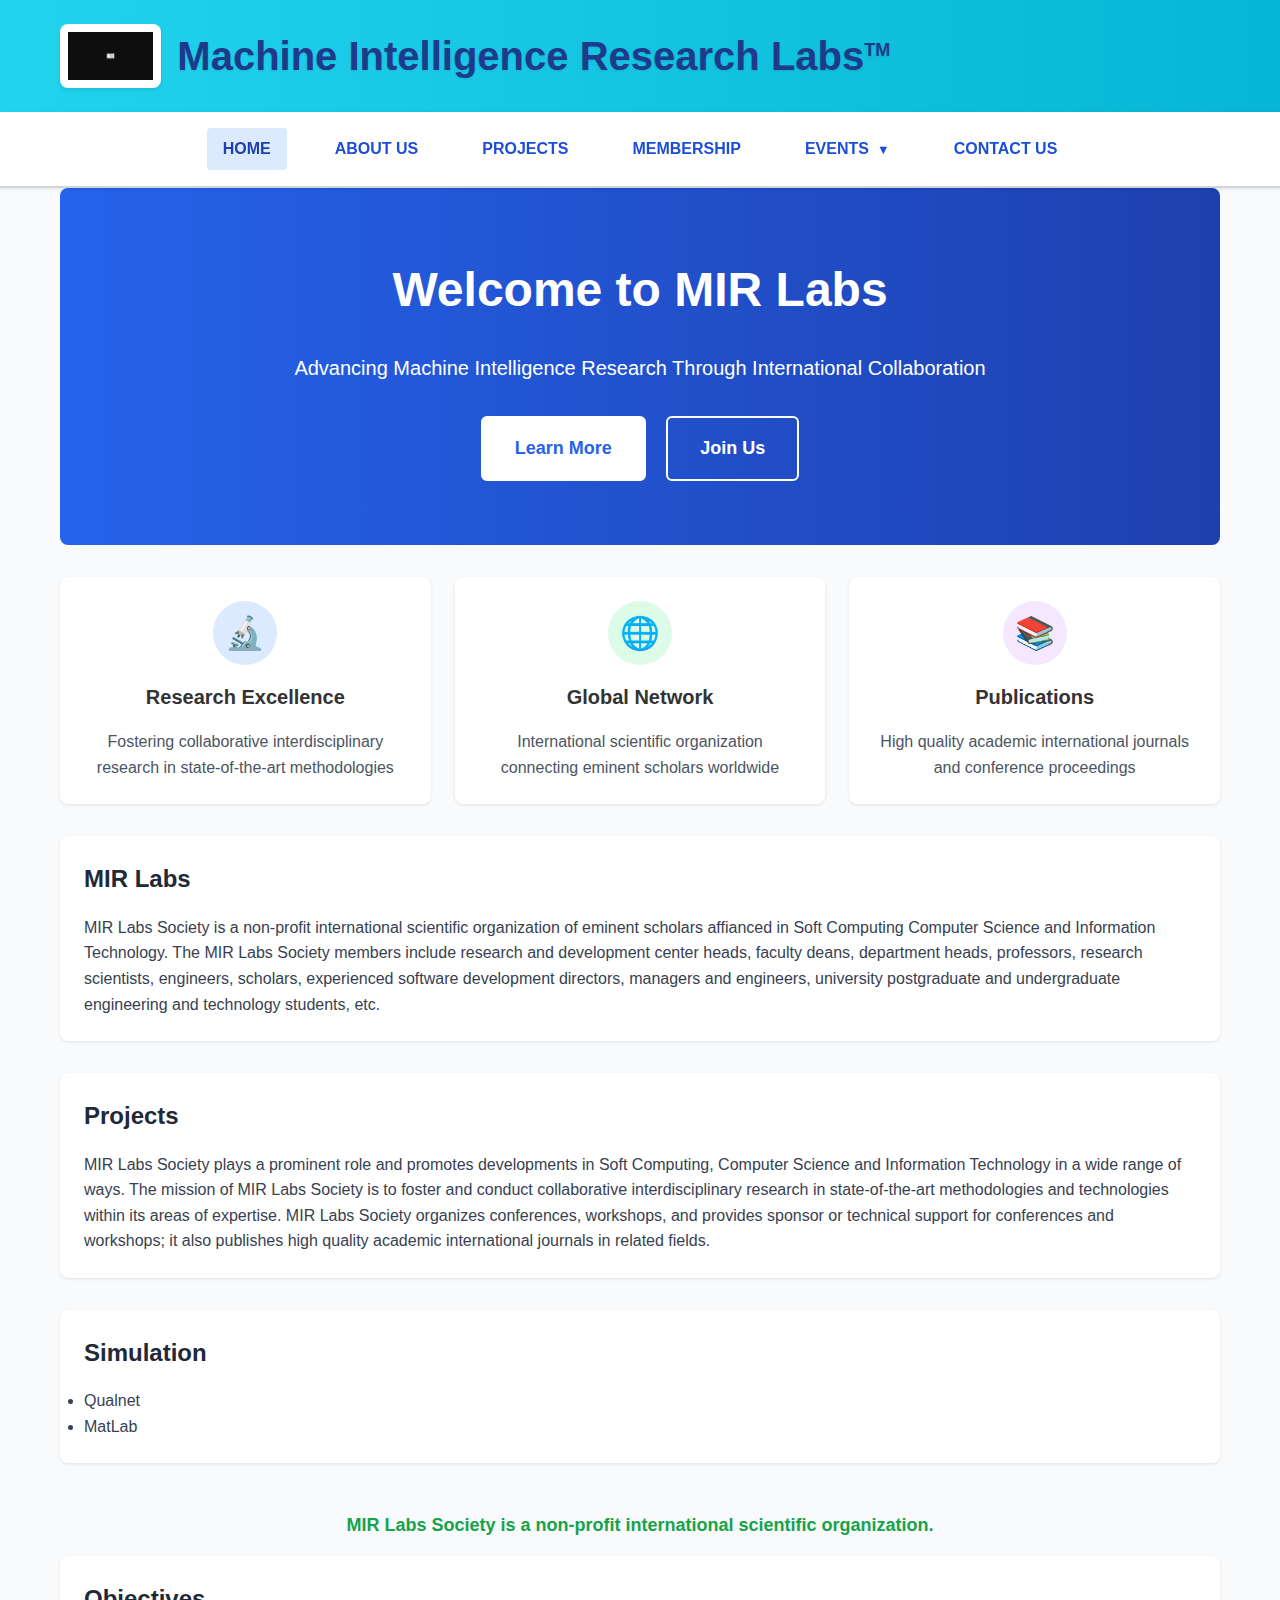
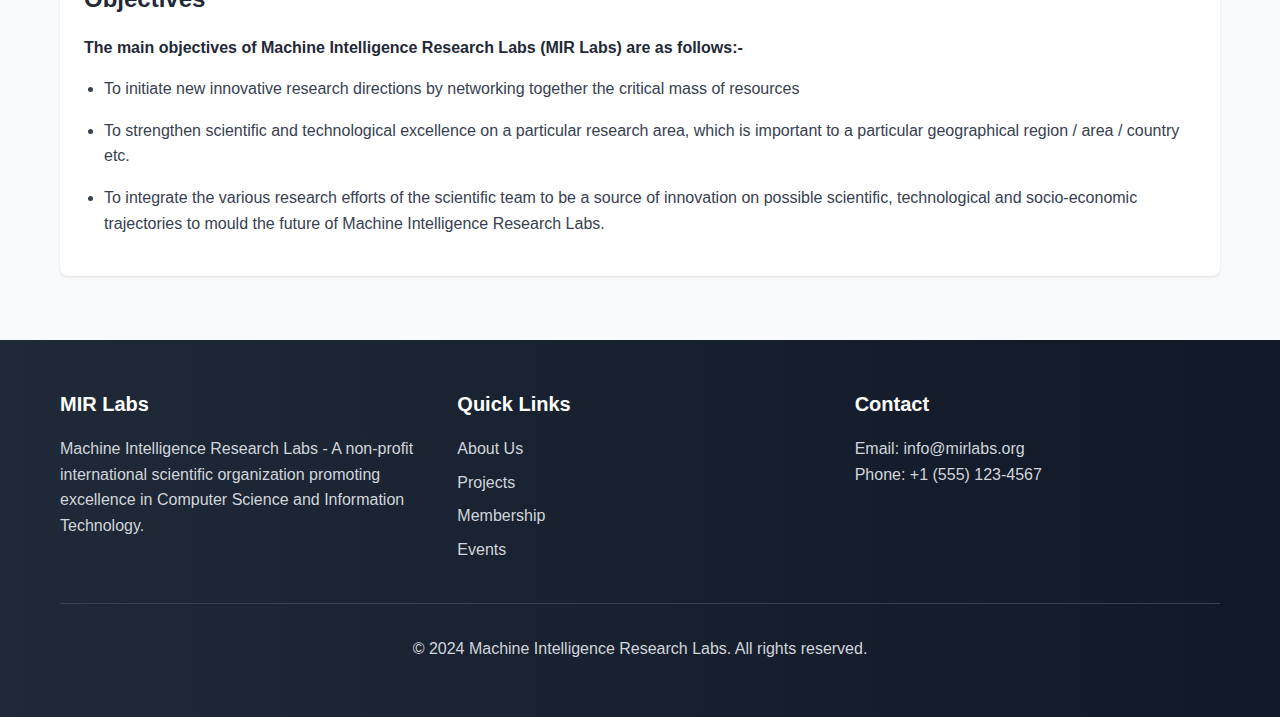
<file: index.html>
<!DOCTYPE html>
<html lang="en">
<head>
    <meta charset="UTF-8">
    <meta name="viewport" content="width=device-width, initial-scale=1.0">
    <title>MIR Labs - Machine Intelligence Research Labs</title>
    <link rel="stylesheet" href="styles.css">
</head>
<body>
    <!-- Header -->
    <header class="header">
        <div class="container">
            <div class="header-content">
                <img src="images/mirlabs-logo.png" alt="MIR Labs Logo" class="logo">
                <h1>Machine Intelligence Research Labs<sup>TM</sup></h1>
            </div>
        </div>
    </header>

    <!-- Navigation -->
    <nav class="nav">
        <div class="container">
            <div class="nav-content">
                <a href="index.html" class="nav-item active">HOME</a>
                <a href="about.html" class="nav-item">ABOUT US</a>
                <a href="projects.html" class="nav-item">PROJECTS</a>
                <a href="membership.html" class="nav-item">MEMBERSHIP</a>
                <div class="dropdown">
                    <a href="#" class="nav-item dropdown-toggle">EVENTS</a>
                    <div class="dropdown-content">
                        <a href="conferences.html">Conferences</a>
                        <a href="journals.html">Journals</a>
                    </div>
                </div>
                <a href="contact.html" class="nav-item">CONTACT US</a>
            </div>
        </div>
    </nav>

    <!-- Main Content -->
    <main class="container">
        <!-- Hero Section -->
        <section class="hero">
            <h1>Welcome to MIR Labs</h1>
            <p>Advancing Machine Intelligence Research Through International Collaboration</p>
            <div>
                <a href="about.html" class="btn btn-secondary btn-large">Learn More</a>
                <a href="membership.html" class="btn btn-outline btn-large" style="margin-left: 16px;">Join Us</a>
            </div>
        </section>

        <!-- Quick Overview -->
        <section class="grid grid-cols-3 mb-8">
            <div class="card">
                <div class="card-content text-center">
                    <div class="icon-circle blue">🔬</div>
                    <h3 class="text-xl font-bold mb-4">Research Excellence</h3>
                    <p class="text-gray-600">Fostering collaborative interdisciplinary research in state-of-the-art methodologies</p>
                </div>
            </div>

            <div class="card">
                <div class="card-content text-center">
                    <div class="icon-circle green">🌐</div>
                    <h3 class="text-xl font-bold mb-4">Global Network</h3>
                    <p class="text-gray-600">International scientific organization connecting eminent scholars worldwide</p>
                </div>
            </div>

            <div class="card">
                <div class="card-content text-center">
                    <div class="icon-circle purple">📚</div>
                    <h3 class="text-xl font-bold mb-4">Publications</h3>
                    <p class="text-gray-600">High quality academic international journals and conference proceedings</p>
                </div>
            </div>
        </section>

        <!-- MIR Labs Section -->
        <section class="card mb-8">
            <div class="card-content">
                <h2 class="card-title">MIR Labs</h2>
                <p class="text-gray-700">
                    MIR Labs Society is a non-profit international scientific organization of eminent scholars affianced in Soft
                    Computing Computer Science and Information Technology. The MIR Labs Society members include research and
                    development center heads, faculty deans, department heads, professors, research scientists, engineers,
                    scholars, experienced software development directors, managers and engineers, university postgraduate and
                    undergraduate engineering and technology students, etc.
                </p>
            </div>
        </section>

        <!-- Projects Section -->
        <section class="card mb-8">
            <div class="card-content">
                <h2 class="card-title">Projects</h2>
                <p class="text-gray-700">
                    MIR Labs Society plays a prominent role and promotes developments in Soft Computing, Computer Science and
                    Information Technology in a wide range of ways. The mission of MIR Labs Society is to foster and conduct
                    collaborative interdisciplinary research in state-of-the-art methodologies and technologies within its areas
                    of expertise. MIR Labs Society organizes conferences, workshops, and provides sponsor or technical support
                    for conferences and workshops; it also publishes high quality academic international journals in related
                    fields.
                </p>
            </div>
        </section>

        <!-- Simulation Section -->
        <section class="card mb-8">
            <div class="card-content">
                <h2 class="card-title">Simulation</h2>
                <ul class="text-gray-700">
                    <li>Qualnet</li>
                    <li>MatLab</li>
                </ul>
            </div>
        </section>

        <!-- Highlighted Statement -->
        <div class="highlight-text">
            MIR Labs Society is a non-profit international scientific organization.
        </div>

        <!-- Objectives Section -->
        <section class="card mb-8">
            <div class="card-content">
                <h2 class="card-title">Objectives</h2>
                <p class="text-gray-800 font-semibold mb-4">
                    The main objectives of Machine Intelligence Research Labs (MIR Labs) are as follows:-
                </p>
                <ul class="text-gray-700 list-disc">
                    <li class="mb-4">
                        To initiate new innovative research directions by networking together the critical mass of resources
                    </li>
                    <li class="mb-4">
                        To strengthen scientific and technological excellence on a particular research area, which is important to
                        a particular geographical region / area / country etc.
                    </li>
                    <li class="mb-4">
                        To integrate the various research efforts of the scientific team to be a source of innovation on possible
                        scientific, technological and socio-economic trajectories to mould the future of Machine Intelligence
                        Research Labs.
                    </li>
                </ul>
            </div>
        </section>
    </main>

    <!-- Footer -->
    <footer class="footer">
        <div class="container">
            <div class="footer-content">
                <div>
                    <h3>MIR Labs</h3>
                    <p>Machine Intelligence Research Labs - A non-profit international scientific organization promoting
                        excellence in Computer Science and Information Technology.</p>
                </div>
                <div>
                    <h3>Quick Links</h3>
                    <ul class="list-none">
                        <li><a href="about.html">About Us</a></li>
                        <li><a href="projects.html">Projects</a></li>
                        <li><a href="membership.html">Membership</a></li>
                        <li><a href="conferences.html">Events</a></li>
                    </ul>
                </div>
                <div>
                    <h3>Contact</h3>
                    <p>Email: info@mirlabs.org<br>
                    Phone: +1 (555) 123-4567</p>
                </div>
            </div>
            <div class="footer-bottom">
                <p>&copy; 2024 Machine Intelligence Research Labs. All rights reserved.</p>
            </div>
        </div>
    </footer>
</body>
</html>
</file>
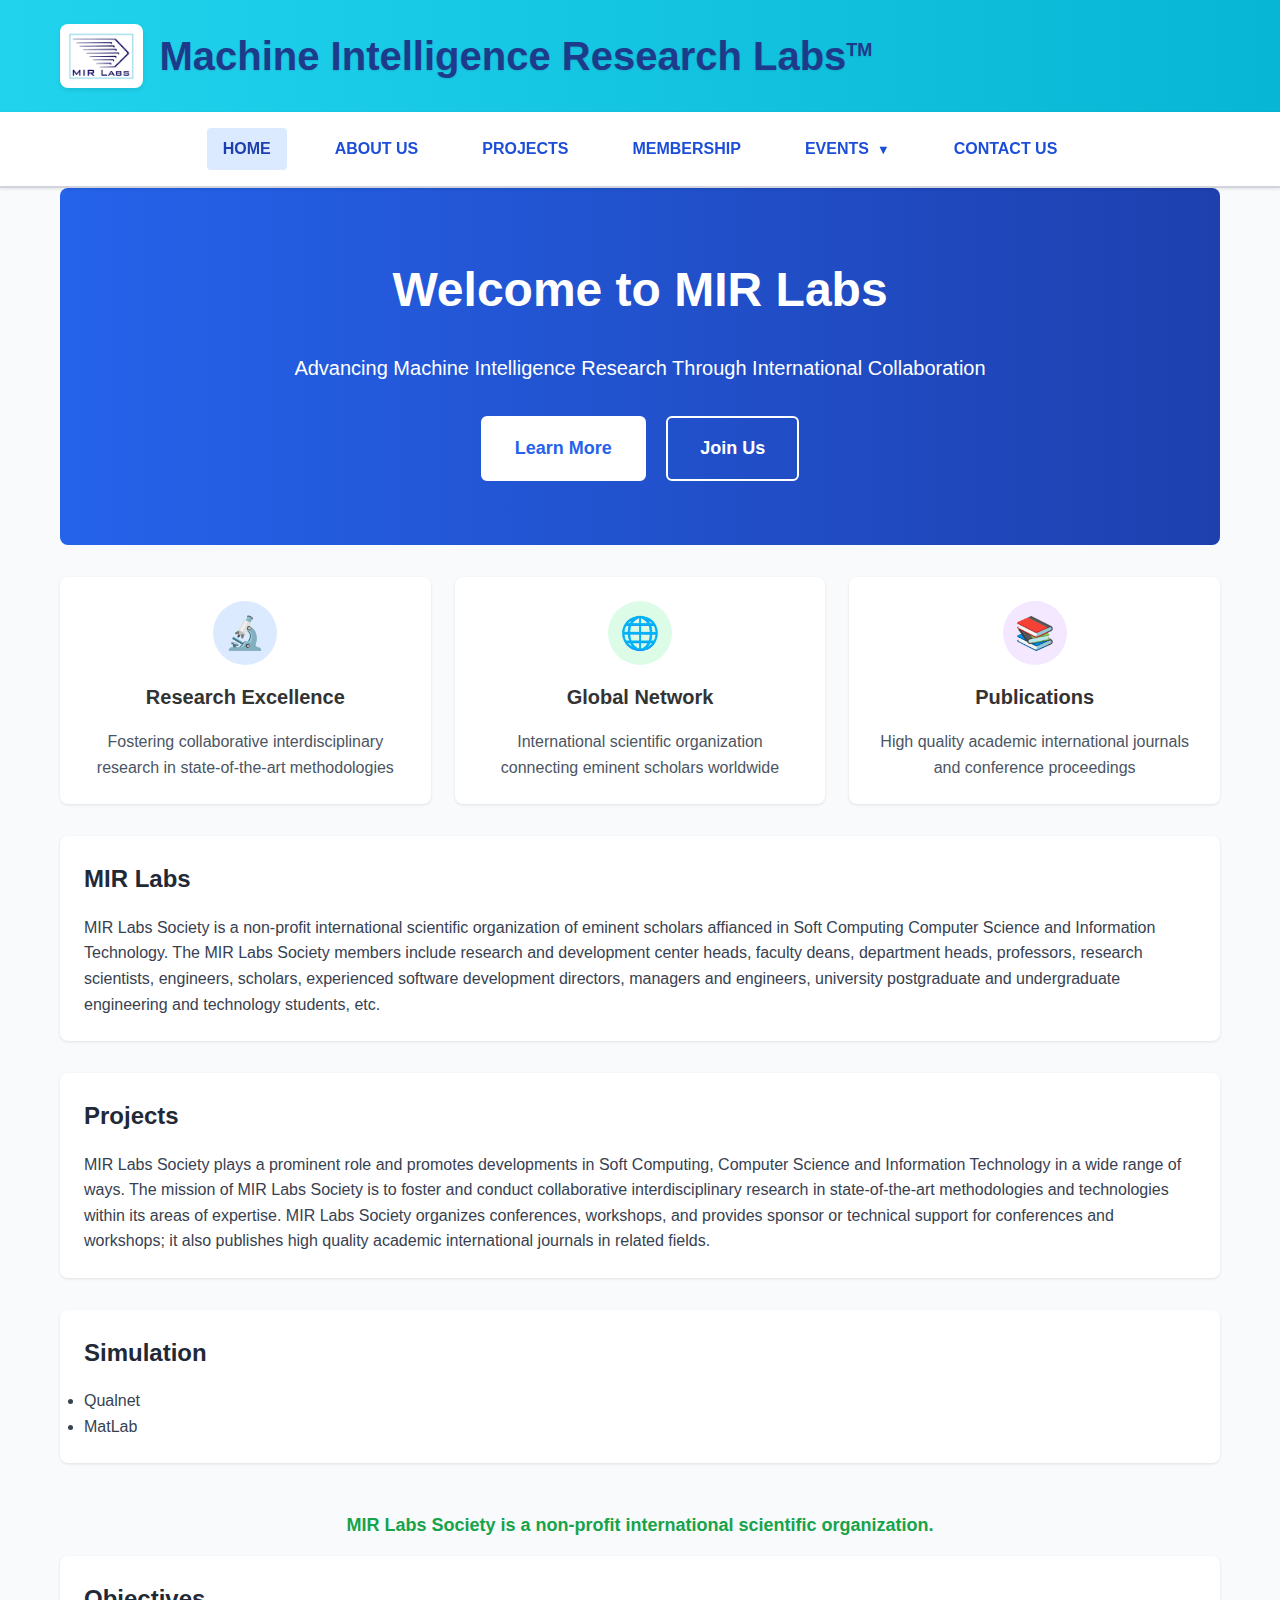
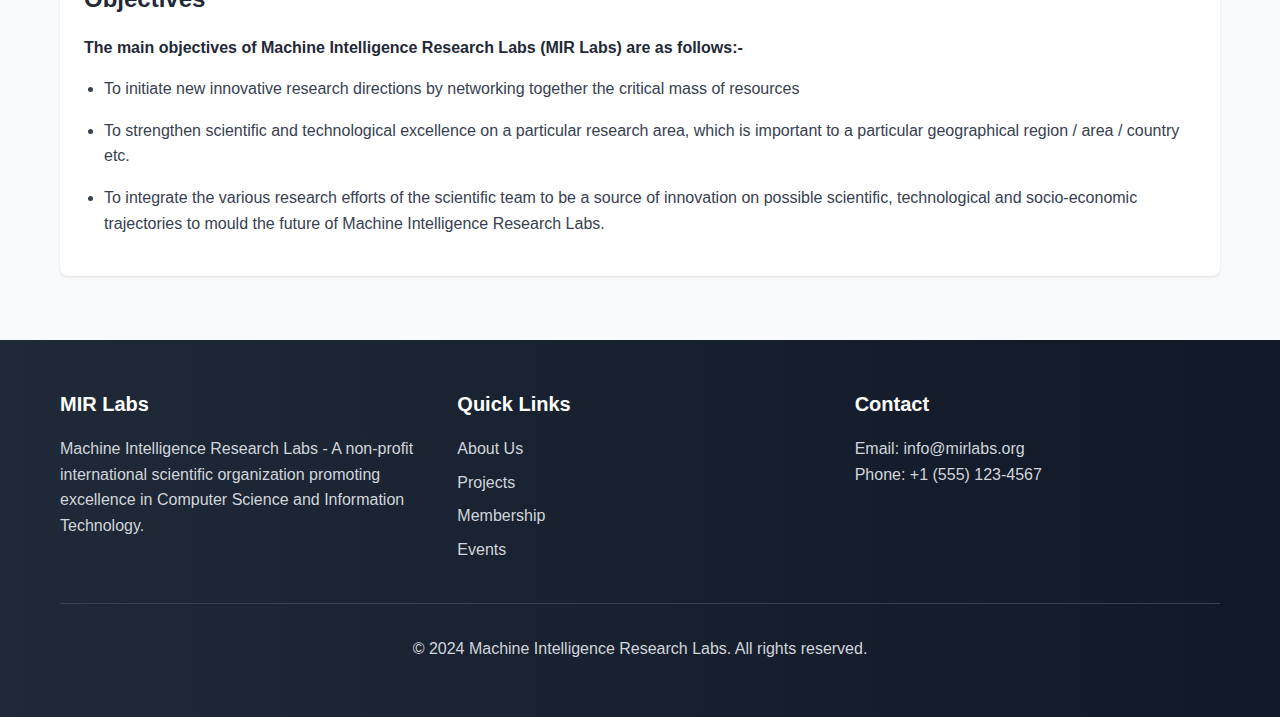
<file: raw/index.html>
<!DOCTYPE html>
<html lang="en">
<head>
    <meta charset="UTF-8">
    <meta name="viewport" content="width=device-width, initial-scale=1.0">
    <title>MIR Labs - Machine Intelligence Research Labs</title>
    <link rel="stylesheet" href="styles.css">
</head>
<body>
    <!-- Header -->
    <header class="header">
        <div class="container">
            <div class="header-content">
                <img src="temp/MIRlabs.png" alt="MIR Labs Logo" class="logo">
                <h1>Machine Intelligence Research Labs<sup>TM</sup></h1>
            </div>
        </div>
    </header>

    <!-- Navigation -->
    <nav class="nav">
        <div class="container">
            <div class="nav-content">
                <a href="index.html" class="nav-item active">HOME</a>
                <a href="about.html" class="nav-item">ABOUT US</a>
                <a href="projects.html" class="nav-item">PROJECTS</a>
                <a href="membership.html" class="nav-item">MEMBERSHIP</a>
                <div class="dropdown">
                    <a href="#" class="nav-item dropdown-toggle">EVENTS</a>
                    <div class="dropdown-content">
                        <a href="conferences.html">Conferences</a>
                        <a href="journals.html">Journals</a>
                    </div>
                </div>
                <a href="contact.html" class="nav-item">CONTACT US</a>
            </div>
        </div>
    </nav>

    <!-- Main Content -->
    <main class="container">
        <!-- Hero Section -->
        <section class="hero">
            <h1>Welcome to MIR Labs</h1>
            <p>Advancing Machine Intelligence Research Through International Collaboration</p>
            <div>
                <a href="about.html" class="btn btn-secondary btn-large">Learn More</a>
                <a href="membership.html" class="btn btn-outline btn-large" style="margin-left: 16px;">Join Us</a>
            </div>
        </section>

        <!-- Quick Overview -->
        <section class="grid grid-cols-3 mb-8">
            <div class="card">
                <div class="card-content text-center">
                    <div class="icon-circle blue">🔬</div>
                    <h3 class="text-xl font-bold mb-4">Research Excellence</h3>
                    <p class="text-gray-600">Fostering collaborative interdisciplinary research in state-of-the-art methodologies</p>
                </div>
            </div>

            <div class="card">
                <div class="card-content text-center">
                    <div class="icon-circle green">🌐</div>
                    <h3 class="text-xl font-bold mb-4">Global Network</h3>
                    <p class="text-gray-600">International scientific organization connecting eminent scholars worldwide</p>
                </div>
            </div>

            <div class="card">
                <div class="card-content text-center">
                    <div class="icon-circle purple">📚</div>
                    <h3 class="text-xl font-bold mb-4">Publications</h3>
                    <p class="text-gray-600">High quality academic international journals and conference proceedings</p>
                </div>
            </div>
        </section>

        <!-- MIR Labs Section -->
        <section class="card mb-8">
            <div class="card-content">
                <h2 class="card-title">MIR Labs</h2>
                <p class="text-gray-700">
                    MIR Labs Society is a non-profit international scientific organization of eminent scholars affianced in Soft
                    Computing Computer Science and Information Technology. The MIR Labs Society members include research and
                    development center heads, faculty deans, department heads, professors, research scientists, engineers,
                    scholars, experienced software development directors, managers and engineers, university postgraduate and
                    undergraduate engineering and technology students, etc.
                </p>
            </div>
        </section>

        <!-- Projects Section -->
        <section class="card mb-8">
            <div class="card-content">
                <h2 class="card-title">Projects</h2>
                <p class="text-gray-700">
                    MIR Labs Society plays a prominent role and promotes developments in Soft Computing, Computer Science and
                    Information Technology in a wide range of ways. The mission of MIR Labs Society is to foster and conduct
                    collaborative interdisciplinary research in state-of-the-art methodologies and technologies within its areas
                    of expertise. MIR Labs Society organizes conferences, workshops, and provides sponsor or technical support
                    for conferences and workshops; it also publishes high quality academic international journals in related
                    fields.
                </p>
            </div>
        </section>

        <!-- Simulation Section -->
        <section class="card mb-8">
            <div class="card-content">
                <h2 class="card-title">Simulation</h2>
                <ul class="text-gray-700">
                    <li>Qualnet</li>
                    <li>MatLab</li>
                </ul>
            </div>
        </section>

        <!-- Highlighted Statement -->
        <div class="highlight-text">
            MIR Labs Society is a non-profit international scientific organization.
        </div>

        <!-- Objectives Section -->
        <section class="card mb-8">
            <div class="card-content">
                <h2 class="card-title">Objectives</h2>
                <p class="text-gray-800 font-semibold mb-4">
                    The main objectives of Machine Intelligence Research Labs (MIR Labs) are as follows:-
                </p>
                <ul class="text-gray-700 list-disc">
                    <li class="mb-4">
                        To initiate new innovative research directions by networking together the critical mass of resources
                    </li>
                    <li class="mb-4">
                        To strengthen scientific and technological excellence on a particular research area, which is important to
                        a particular geographical region / area / country etc.
                    </li>
                    <li class="mb-4">
                        To integrate the various research efforts of the scientific team to be a source of innovation on possible
                        scientific, technological and socio-economic trajectories to mould the future of Machine Intelligence
                        Research Labs.
                    </li>
                </ul>
            </div>
        </section>
    </main>

    <!-- Footer -->
    <footer class="footer">
        <div class="container">
            <div class="footer-content">
                <div>
                    <h3>MIR Labs</h3>
                    <p>Machine Intelligence Research Labs - A non-profit international scientific organization promoting
                        excellence in Computer Science and Information Technology.</p>
                </div>
                <div>
                    <h3>Quick Links</h3>
                    <ul class="list-none">
                        <li><a href="about.html">About Us</a></li>
                        <li><a href="projects.html">Projects</a></li>
                        <li><a href="membership.html">Membership</a></li>
                        <li><a href="conferences.html">Events</a></li>
                    </ul>
                </div>
                <div>
                    <h3>Contact</h3>
                    <p>Email: info@mirlabs.org<br>
                    Phone: +1 (555) 123-4567</p>
                </div>
            </div>
            <div class="footer-bottom">
                <p>&copy; 2024 Machine Intelligence Research Labs. All rights reserved.</p>
            </div>
        </div>
    </footer>
</body>
</html>
</file>
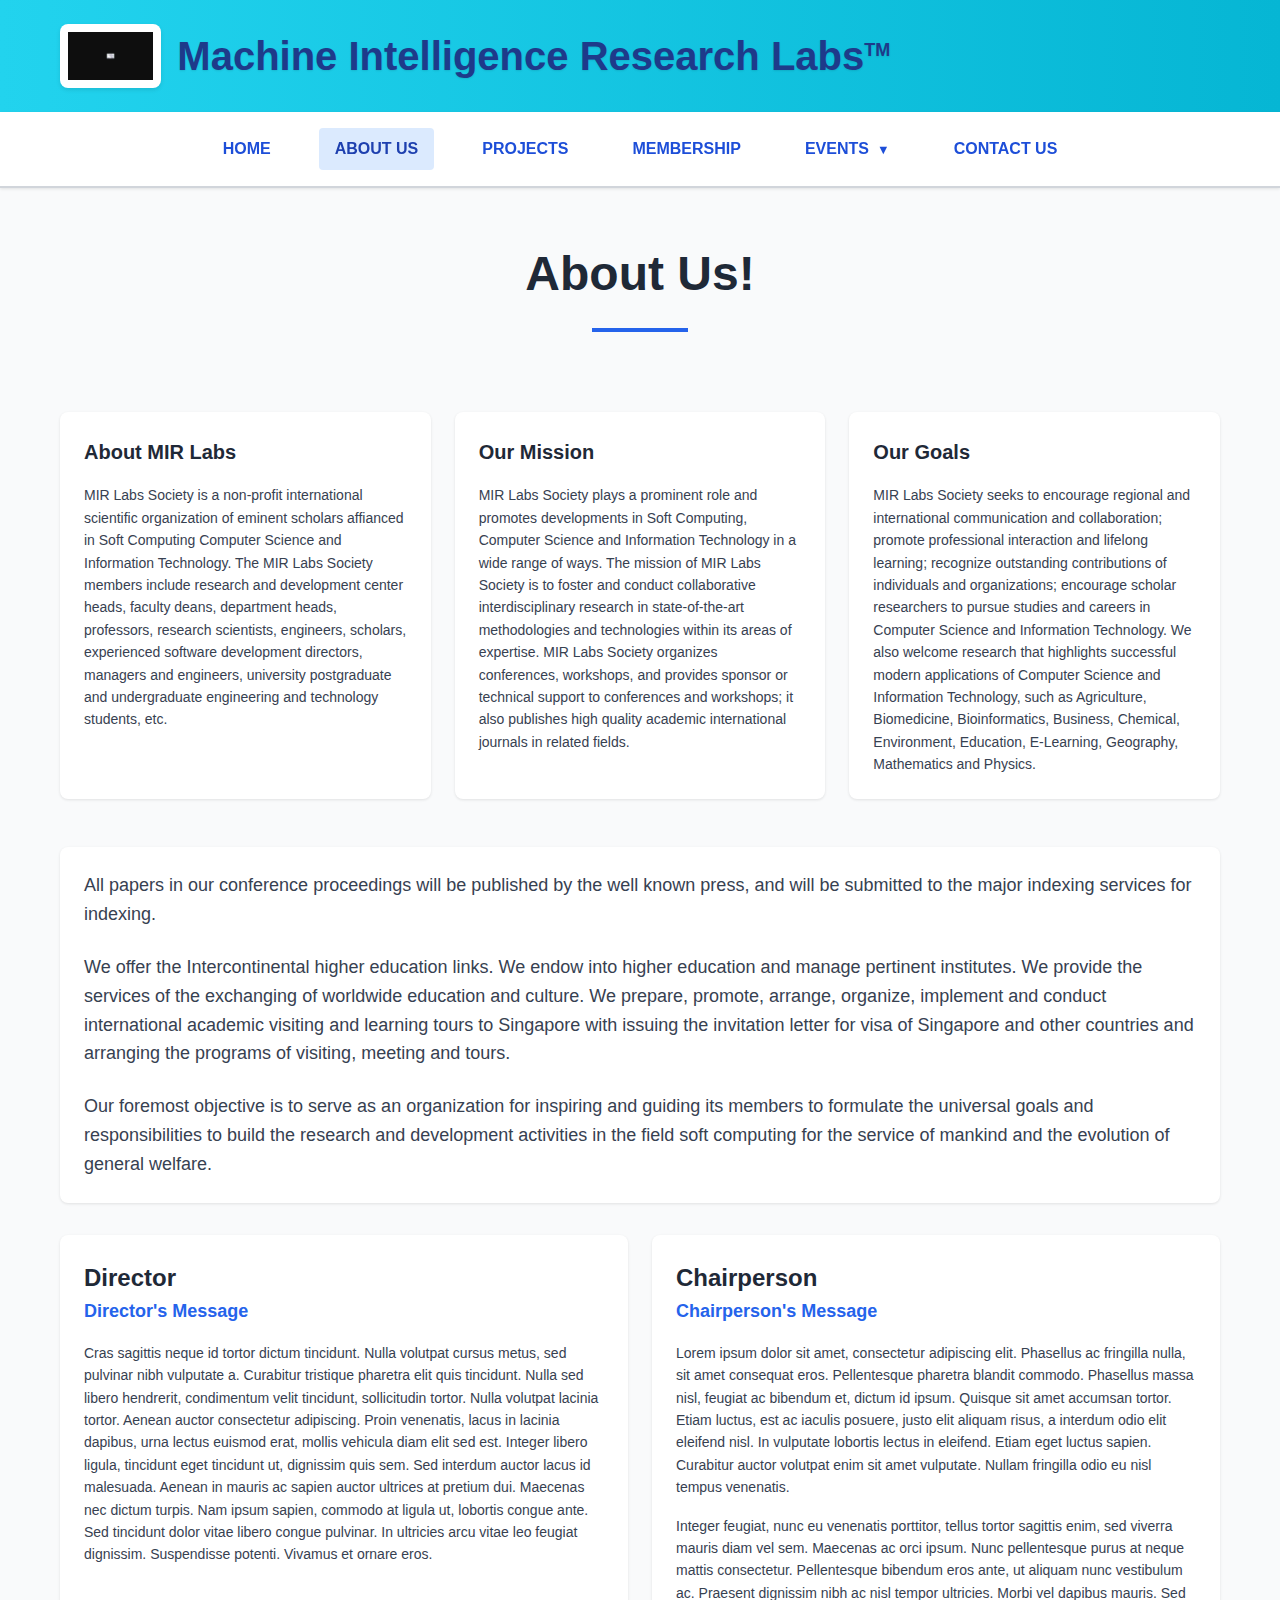
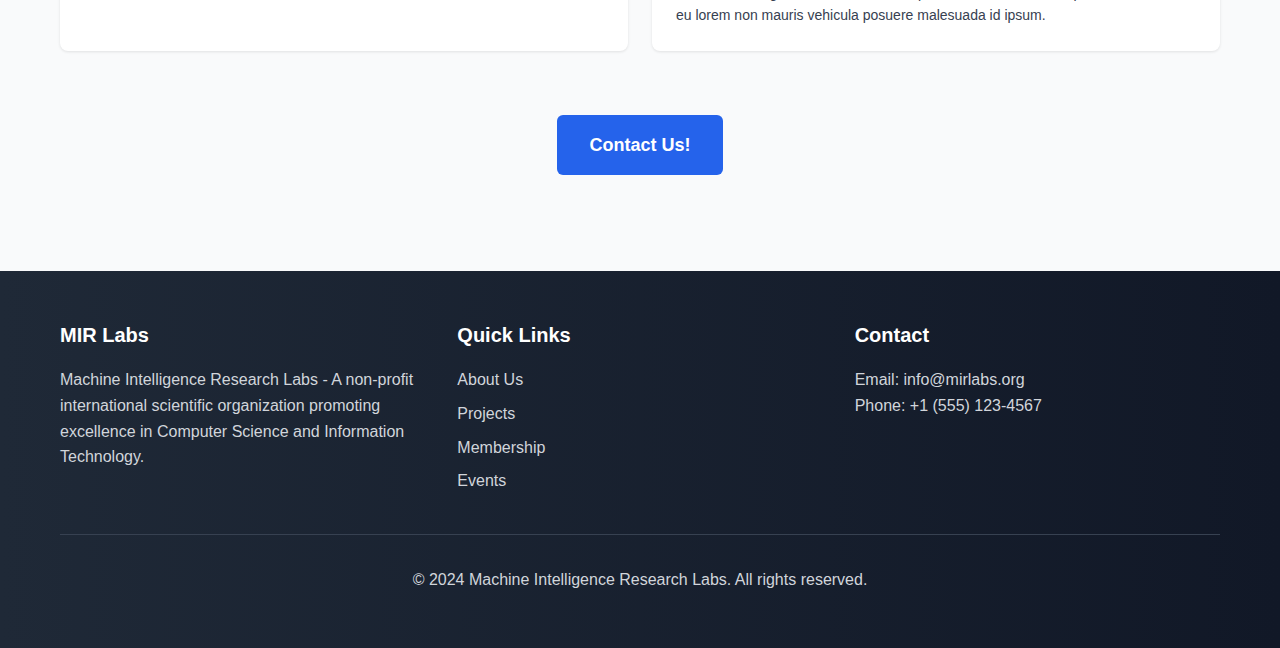
<file: about.html>
<!DOCTYPE html>
<html lang="en">
<head>
    <meta charset="UTF-8">
    <meta name="viewport" content="width=device-width, initial-scale=1.0">
    <title>About Us - MIR Labs</title>
    <link rel="stylesheet" href="styles.css">
</head>
<body>
    <!-- Header -->
    <header class="header">
        <div class="container">
            <div class="header-content">
                <img src="images/mirlabs-logo.png" alt="MIR Labs Logo" class="logo">
                <h1>Machine Intelligence Research Labs<sup>TM</sup></h1>
            </div>
        </div>
    </header>

    <!-- Navigation -->
    <nav class="nav">
        <div class="container">
            <div class="nav-content">
                <a href="index.html" class="nav-item">HOME</a>
                <a href="about.html" class="nav-item active">ABOUT US</a>
                <a href="projects.html" class="nav-item">PROJECTS</a>
                <a href="membership.html" class="nav-item">MEMBERSHIP</a>
                <div class="dropdown">
                    <a href="#" class="nav-item dropdown-toggle">EVENTS</a>
                    <div class="dropdown-content">
                        <a href="conferences.html">Conferences</a>
                        <a href="journals.html">Journals</a>
                    </div>
                </div>
                <a href="contact.html" class="nav-item">CONTACT US</a>
            </div>
        </div>
    </nav>

    <!-- Main Content -->
    <main class="container">
        <!-- Page Header -->
        <div class="page-header">
            <h1>About Us!</h1>
            <div class="divider"></div>
        </div>

        <!-- Three Column Layout -->
        <section class="grid grid-cols-3 mb-12">
            <!-- Column 1 - About MIR Labs -->
            <div class="card">
                <div class="card-content">
                    <h2 class="text-xl font-bold text-gray-800 mb-4">About MIR Labs</h2>
                    <p class="text-gray-700 text-sm">
                        MIR Labs Society is a non-profit international scientific organization of eminent scholars affianced in
                        Soft Computing Computer Science and Information Technology. The MIR Labs Society members include research
                        and development center heads, faculty deans, department heads, professors, research scientists, engineers,
                        scholars, experienced software development directors, managers and engineers, university postgraduate and
                        undergraduate engineering and technology students, etc.
                    </p>
                </div>
            </div>

            <!-- Column 2 - Mission & Role -->
            <div class="card">
                <div class="card-content">
                    <h2 class="text-xl font-bold text-gray-800 mb-4">Our Mission</h2>
                    <p class="text-gray-700 text-sm">
                        MIR Labs Society plays a prominent role and promotes developments in Soft Computing, Computer Science and
                        Information Technology in a wide range of ways. The mission of MIR Labs Society is to foster and conduct
                        collaborative interdisciplinary research in state-of-the-art methodologies and technologies within its
                        areas of expertise. MIR Labs Society organizes conferences, workshops, and provides sponsor or technical
                        support to conferences and workshops; it also publishes high quality academic international journals in
                        related fields.
                    </p>
                </div>
            </div>

            <!-- Column 3 - Goals & Services -->
            <div class="card">
                <div class="card-content">
                    <h2 class="text-xl font-bold text-gray-800 mb-4">Our Goals</h2>
                    <p class="text-gray-700 text-sm">
                        MIR Labs Society seeks to encourage regional and international communication and collaboration; promote
                        professional interaction and lifelong learning; recognize outstanding contributions of individuals and
                        organizations; encourage scholar researchers to pursue studies and careers in Computer Science and
                        Information Technology. We also welcome research that highlights successful modern applications of
                        Computer Science and Information Technology, such as Agriculture, Biomedicine, Bioinformatics, Business,
                        Chemical, Environment, Education, E-Learning, Geography, Mathematics and Physics.
                    </p>
                </div>
            </div>
        </section>

        <!-- Additional Information -->
        <section class="card mb-8">
            <div class="card-content">
                <p class="text-gray-700 text-lg mb-6">
                    All papers in our conference proceedings will be published by the well known press, and will be submitted to
                    the major indexing services for indexing.
                </p>

                <p class="text-gray-700 text-lg mb-6">
                    We offer the Intercontinental higher education links. We endow into higher education and manage pertinent
                    institutes. We provide the services of the exchanging of worldwide education and culture. We prepare,
                    promote, arrange, organize, implement and conduct international academic visiting and learning tours to
                    Singapore with issuing the invitation letter for visa of Singapore and other countries and arranging the
                    programs of visiting, meeting and tours.
                </p>

                <p class="text-gray-700 text-lg">
                    Our foremost objective is to serve as an organization for inspiring and guiding its members to formulate the
                    universal goals and responsibilities to build the research and development activities in the field soft
                    computing for the service of mankind and the evolution of general welfare.
                </p>
            </div>
        </section>

        <!-- Director and Chairperson Messages -->
        <section class="grid grid-cols-2 mb-8">
            <!-- Director -->
            <div class="card">
                <div class="card-content">
                    <h2 class="text-2xl font-bold text-gray-800 mb-2">Director</h2>
                    <h3 class="text-lg font-semibold text-blue-600 mb-4">Director's Message</h3>
                    <p class="text-gray-700 text-sm">
                        Cras sagittis neque id tortor dictum tincidunt. Nulla volutpat cursus metus, sed pulvinar nibh vulputate
                        a. Curabitur tristique pharetra elit quis tincidunt. Nulla sed libero hendrerit, condimentum velit
                        tincidunt, sollicitudin tortor. Nulla volutpat lacinia tortor. Aenean auctor consectetur adipiscing. Proin
                        venenatis, lacus in lacinia dapibus, urna lectus euismod erat, mollis vehicula diam elit sed est. Integer
                        libero ligula, tincidunt eget tincidunt ut, dignissim quis sem. Sed interdum auctor lacus id malesuada.
                        Aenean in mauris ac sapien auctor ultrices at pretium dui. Maecenas nec dictum turpis. Nam ipsum sapien,
                        commodo at ligula ut, lobortis congue ante. Sed tincidunt dolor vitae libero congue pulvinar. In ultricies
                        arcu vitae leo feugiat dignissim. Suspendisse potenti. Vivamus et ornare eros.
                    </p>
                </div>
            </div>

            <!-- Chairperson -->
            <div class="card">
                <div class="card-content">
                    <h2 class="text-2xl font-bold text-gray-800 mb-2">Chairperson</h2>
                    <h3 class="text-lg font-semibold text-blue-600 mb-4">Chairperson's Message</h3>
                    <p class="text-gray-700 text-sm mb-4">
                        Lorem ipsum dolor sit amet, consectetur adipiscing elit. Phasellus ac fringilla nulla, sit amet consequat
                        eros. Pellentesque pharetra blandit commodo. Phasellus massa nisl, feugiat ac bibendum et, dictum id
                        ipsum. Quisque sit amet accumsan tortor. Etiam luctus, est ac iaculis posuere, justo elit aliquam risus, a
                        interdum odio elit eleifend nisl. In vulputate lobortis lectus in eleifend. Etiam eget luctus sapien.
                        Curabitur auctor volutpat enim sit amet vulputate. Nullam fringilla odio eu nisl tempus venenatis.
                    </p>
                    <p class="text-gray-700 text-sm">
                        Integer feugiat, nunc eu venenatis porttitor, tellus tortor sagittis enim, sed viverra mauris diam vel
                        sem. Maecenas ac orci ipsum. Nunc pellentesque purus at neque mattis consectetur. Pellentesque bibendum
                        eros ante, ut aliquam nunc vestibulum ac. Praesent dignissim nibh ac nisl tempor ultricies. Morbi vel
                        dapibus mauris. Sed eu lorem non mauris vehicula posuere malesuada id ipsum.
                    </p>
                </div>
            </div>
        </section>

        <!-- Call to Action -->
        <div class="text-center p-8">
            <a href="contact.html" class="btn btn-primary btn-large">Contact Us!</a>
        </div>
    </main>

    <!-- Footer -->
    <footer class="footer">
        <div class="container">
            <div class="footer-content">
                <div>
                    <h3>MIR Labs</h3>
                    <p>Machine Intelligence Research Labs - A non-profit international scientific organization promoting
                        excellence in Computer Science and Information Technology.</p>
                </div>
                <div>
                    <h3>Quick Links</h3>
                    <ul class="list-none">
                        <li><a href="about.html">About Us</a></li>
                        <li><a href="projects.html">Projects</a></li>
                        <li><a href="membership.html">Membership</a></li>
                        <li><a href="conferences.html">Events</a></li>
                    </ul>
                </div>
                <div>
                    <h3>Contact</h3>
                    <p>Email: info@mirlabs.org<br>
                    Phone: +1 (555) 123-4567</p>
                </div>
            </div>
            <div class="footer-bottom">
                <p>&copy; 2024 Machine Intelligence Research Labs. All rights reserved.</p>
            </div>
        </div>
    </footer>
</body>
</html>
</file>
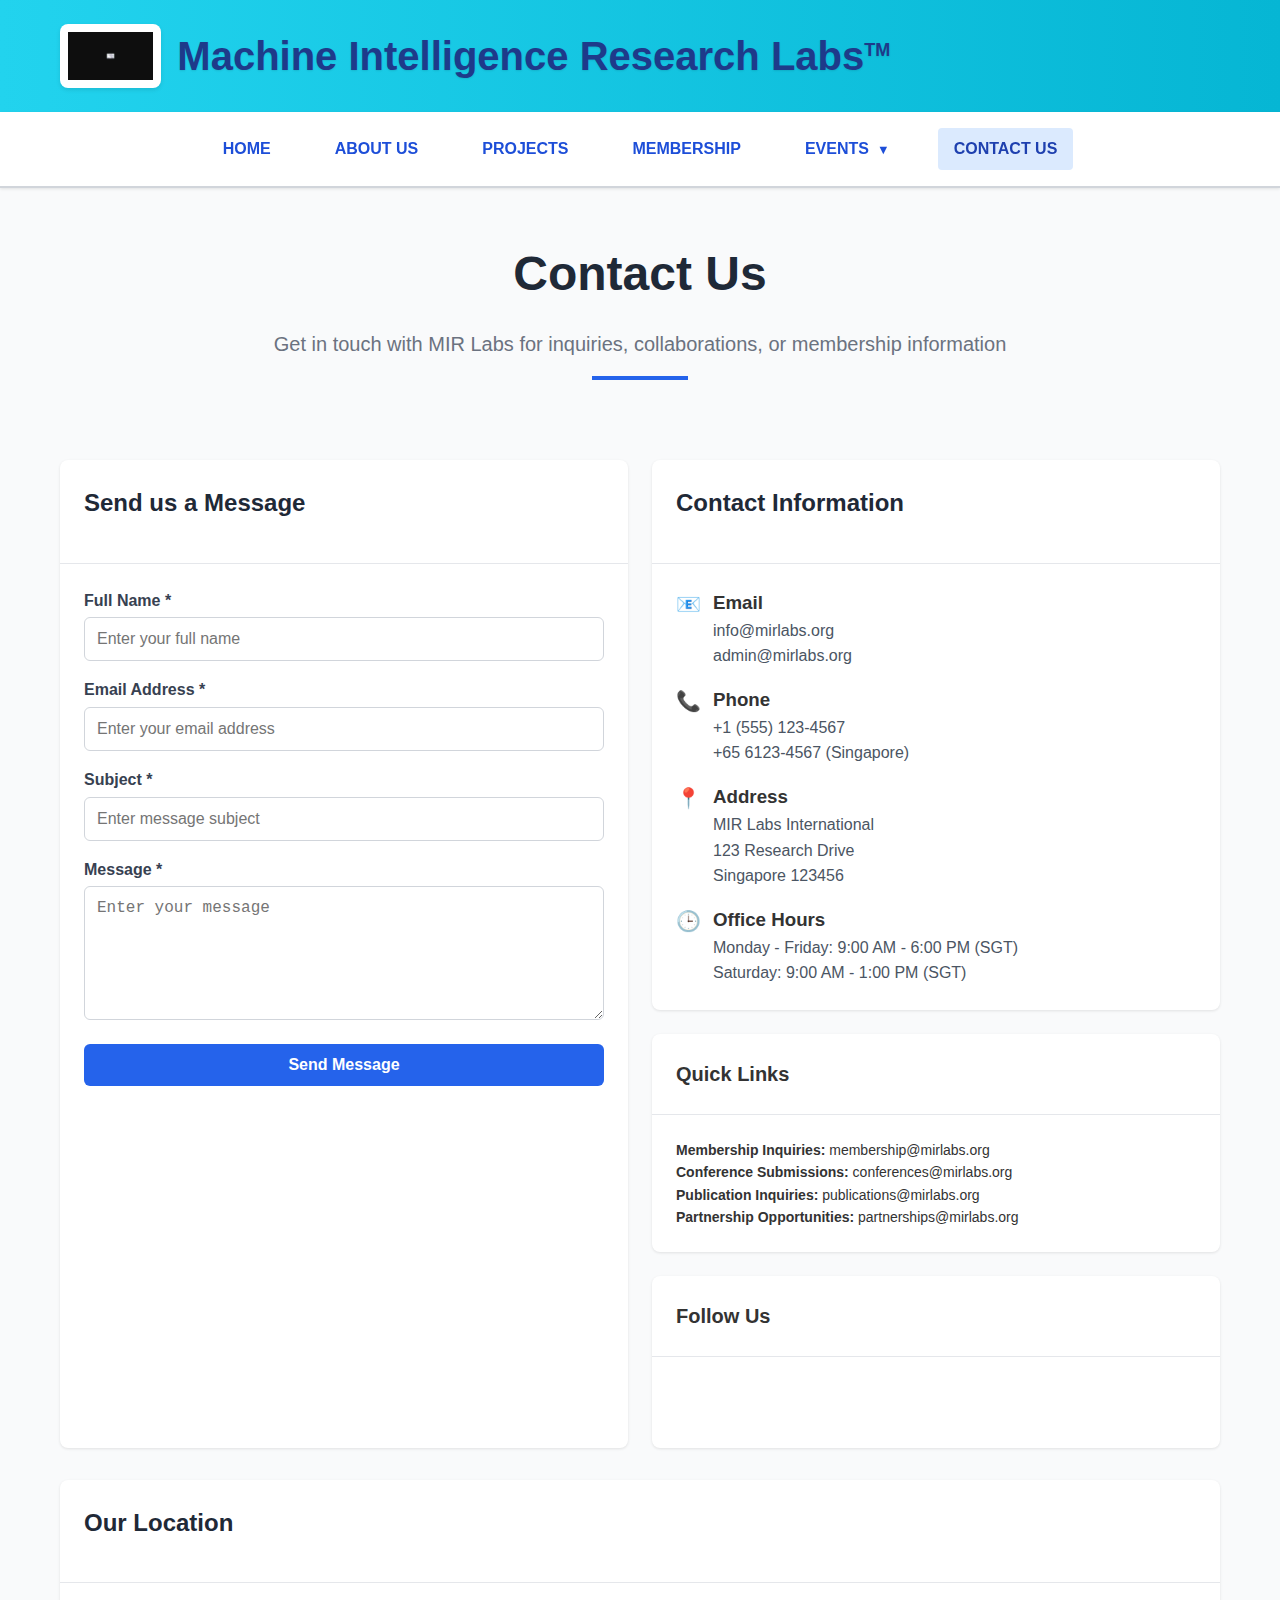
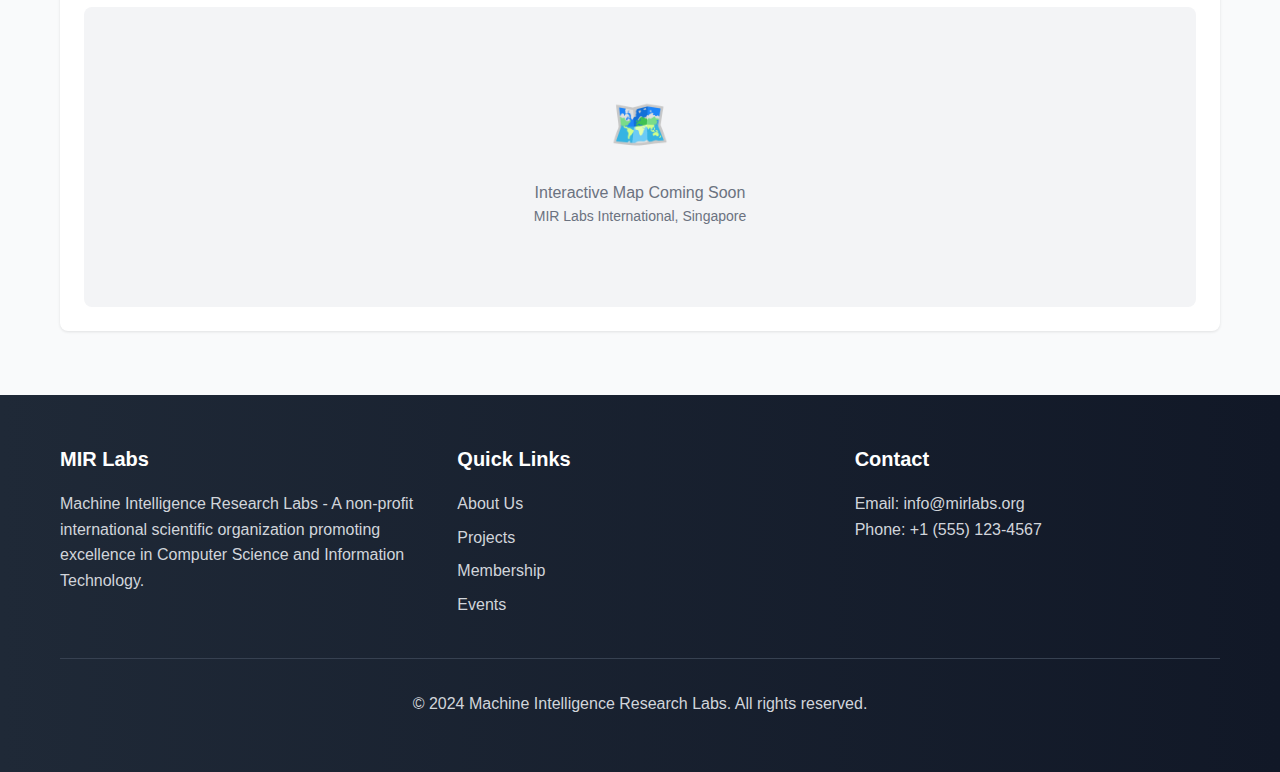
<file: contact.html>
<!DOCTYPE html>
<html lang="en">
<head>
    <meta charset="UTF-8">
    <meta name="viewport" content="width=device-width, initial-scale=1.0">
    <title>Contact Us - MIR Labs</title>
    <link rel="stylesheet" href="styles.css">
</head>
<body>
    <!-- Header -->
    <header class="header">
        <div class="container">
            <div class="header-content">
                <img src="images/mirlabs-logo.png" alt="MIR Labs Logo" class="logo">
                <h1>Machine Intelligence Research Labs<sup>TM</sup></h1>
            </div>
        </div>
    </header>

    <!-- Navigation -->
    <nav class="nav">
        <div class="container">
            <div class="nav-content">
                <a href="index.html" class="nav-item">HOME</a>
                <a href="about.html" class="nav-item">ABOUT US</a>
                <a href="projects.html" class="nav-item">PROJECTS</a>
                <a href="membership.html" class="nav-item">MEMBERSHIP</a>
                <div class="dropdown">
                    <a href="#" class="nav-item dropdown-toggle">EVENTS</a>
                    <div class="dropdown-content">
                        <a href="conferences.html">Conferences</a>
                        <a href="journals.html">Journals</a>
                    </div>
                </div>
                <a href="contact.html" class="nav-item active">CONTACT US</a>
            </div>
        </div>
    </nav>

    <!-- Main Content -->
    <main class="container">
        <!-- Page Header -->
        <div class="page-header">
            <h1>Contact Us</h1>
            <p>Get in touch with MIR Labs for inquiries, collaborations, or membership information</p>
            <div class="divider"></div>
        </div>

        <div class="grid grid-cols-2">
            <!-- Contact Form -->
            <div class="card">
                <div class="card-header">
                    <h2 class="card-title">Send us a Message</h2>
                </div>
                <div class="card-content">
                    <form id="contactForm" onsubmit="handleSubmit(event)">
                        <div class="form-group">
                            <label for="name" class="form-label">Full Name *</label>
                            <input type="text" id="name" name="name" class="form-input" required placeholder="Enter your full name">
                        </div>

                        <div class="form-group">
                            <label for="email" class="form-label">Email Address *</label>
                            <input type="email" id="email" name="email" class="form-input" required placeholder="Enter your email address">
                        </div>

                        <div class="form-group">
                            <label for="subject" class="form-label">Subject *</label>
                            <input type="text" id="subject" name="subject" class="form-input" required placeholder="Enter message subject">
                        </div>

                        <div class="form-group">
                            <label for="message" class="form-label">Message *</label>
                            <textarea id="message" name="message" class="form-textarea" required placeholder="Enter your message" rows="6"></textarea>
                        </div>

                        <button type="submit" class="btn btn-primary" style="width: 100%;">Send Message</button>
                    </form>
                </div>
            </div>

            <!-- Contact Information -->
            <div>
                <!-- Contact Info Card -->
                <div class="card mb-6">
                    <div class="card-header">
                        <h2 class="card-title">Contact Information</h2>
                    </div>
                    <div class="card-content">
                        <div class="flex items-start mb-4">
                            <span class="text-blue-600 text-xl" style="margin-right: 12px;">📧</span>
                            <div>
                                <h3 class="font-semibold">Email</h3>
                                <p class="text-gray-600">info@mirlabs.org</p>
                                <p class="text-gray-600">admin@mirlabs.org</p>
                            </div>
                        </div>

                        <div class="flex items-start mb-4">
                            <span class="text-blue-600 text-xl" style="margin-right: 12px;">📞</span>
                            <div>
                                <h3 class="font-semibold">Phone</h3>
                                <p class="text-gray-600">+1 (555) 123-4567</p>
                                <p class="text-gray-600">+65 6123-4567 (Singapore)</p>
                            </div>
                        </div>

                        <div class="flex items-start mb-4">
                            <span class="text-blue-600 text-xl" style="margin-right: 12px;">📍</span>
                            <div>
                                <h3 class="font-semibold">Address</h3>
                                <p class="text-gray-600">
                                    MIR Labs International<br>
                                    123 Research Drive<br>
                                    Singapore 123456
                                </p>
                            </div>
                        </div>

                        <div class="flex items-start">
                            <span class="text-blue-600 text-xl" style="margin-right: 12px;">🕒</span>
                            <div>
                                <h3 class="font-semibold">Office Hours</h3>
                                <p class="text-gray-600">Monday - Friday: 9:00 AM - 6:00 PM (SGT)</p>
                                <p class="text-gray-600">Saturday: 9:00 AM - 1:00 PM (SGT)</p>
                            </div>
                        </div>
                    </div>
                </div>

                <!-- Quick Links Card -->
                <div class="card mb-6">
                    <div class="card-header">
                        <h3 class="text-xl font-bold">Quick Links</h3>
                    </div>
                    <div class="card-content">
                        <div class="text-sm">
                            <p class="mb-2">
                                <strong>Membership Inquiries:</strong> membership@mirlabs.org
                            </p>
                            <p class="mb-2">
                                <strong>Conference Submissions:</strong> conferences@mirlabs.org
                            </p>
                            <p class="mb-2">
                                <strong>Publication Inquiries:</strong> publications@mirlabs.org
                            </p>
                            <p>
                                <strong>Partnership Opportunities:</strong> partnerships@mirlabs.org
                            </p>
                        </div>
                    </div>
                </div>

                <!-- Social Media Card -->
                <div class="card">
                    <div class="card-header">
                        <h3 class="text-xl font-bold">Follow Us</h3>
                    </div>
                    <div class="card-content">
                        <div class="flex gap-4">
                            <a href="#" class="btn btn-outline" style="font-size: 0.875rem; padding: 8px 16px;">LinkedIn</a>
                            <a href="#" class="btn btn-outline" style="font-size: 0.875rem; padding: 8px 16px;">Twitter</a>
                            <a href="#" class="btn btn-outline" style="font-size: 0.875rem; padding: 8px 16px;">ResearchGate</a>
                        </div>
                    </div>
                </div>
            </div>
        </div>

        <!-- Map Section (Optional) -->
        <section class="card mt-8">
            <div class="card-header">
                <h2 class="card-title">Our Location</h2>
            </div>
            <div class="card-content">
                <div style="background-color: #f3f4f6; height: 300px; border-radius: 8px; display: flex; align-items: center; justify-content: center; color: #6b7280;">
                    <div class="text-center">
                        <div style="font-size: 3rem; margin-bottom: 16px;">🗺️</div>
                        <p>Interactive Map Coming Soon</p>
                        <p class="text-sm">MIR Labs International, Singapore</p>
                    </div>
                </div>
            </div>
        </section>
    </main>

    <!-- Footer -->
    <footer class="footer">
        <div class="container">
            <div class="footer-content">
                <div>
                    <h3>MIR Labs</h3>
                    <p>Machine Intelligence Research Labs - A non-profit international scientific organization promoting
                        excellence in Computer Science and Information Technology.</p>
                </div>
                <div>
                    <h3>Quick Links</h3>
                    <ul class="list-none">
                        <li><a href="about.html">About Us</a></li>
                        <li><a href="projects.html">Projects</a></li>
                        <li><a href="membership.html">Membership</a></li>
                        <li><a href="conferences.html">Events</a></li>
                    </ul>
                </div>
                <div>
                    <h3>Contact</h3>
                    <p>Email: info@mirlabs.org<br>
                    Phone: +1 (555) 123-4567</p>
                </div>
            </div>
            <div class="footer-bottom">
                <p>&copy; 2024 Machine Intelligence Research Labs. All rights reserved.</p>
            </div>
        </div>
    </footer>

    <!-- JavaScript for Form Handling -->
    <script>
        function handleSubmit(event) {
            event.preventDefault();
            
            // Get form data
            const formData = new FormData(event.target);
            const name = formData.get('name');
            const email = formData.get('email');
            const subject = formData.get('subject');
            const message = formData.get('message');
            
            // Simple validation
            if (!name || !email || !subject || !message) {
                alert('Please fill in all required fields.');
                return;
            }
            
            // Simulate form submission
            alert('Thank you for your message! We will get back to you soon.');
            
            // Reset form
            event.target.reset();
        }
    </script>
</body>
</html>
</file>
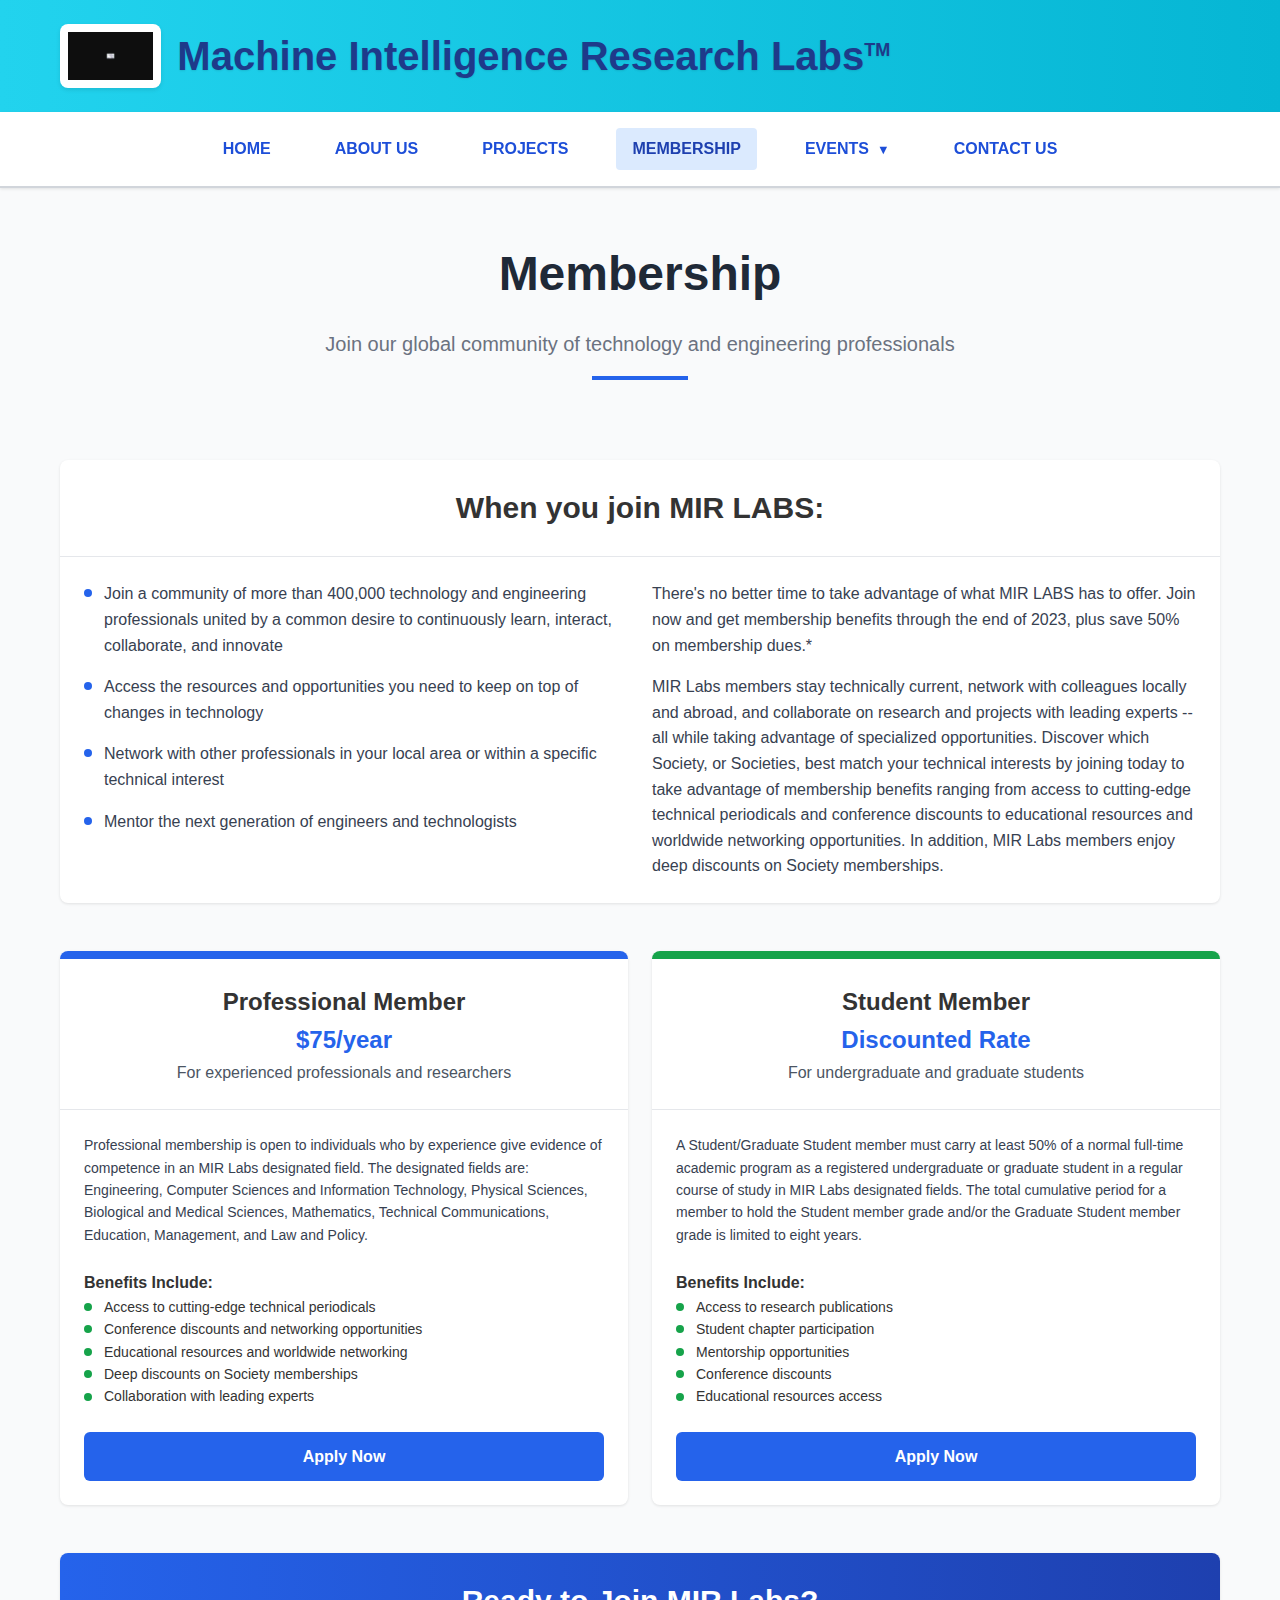
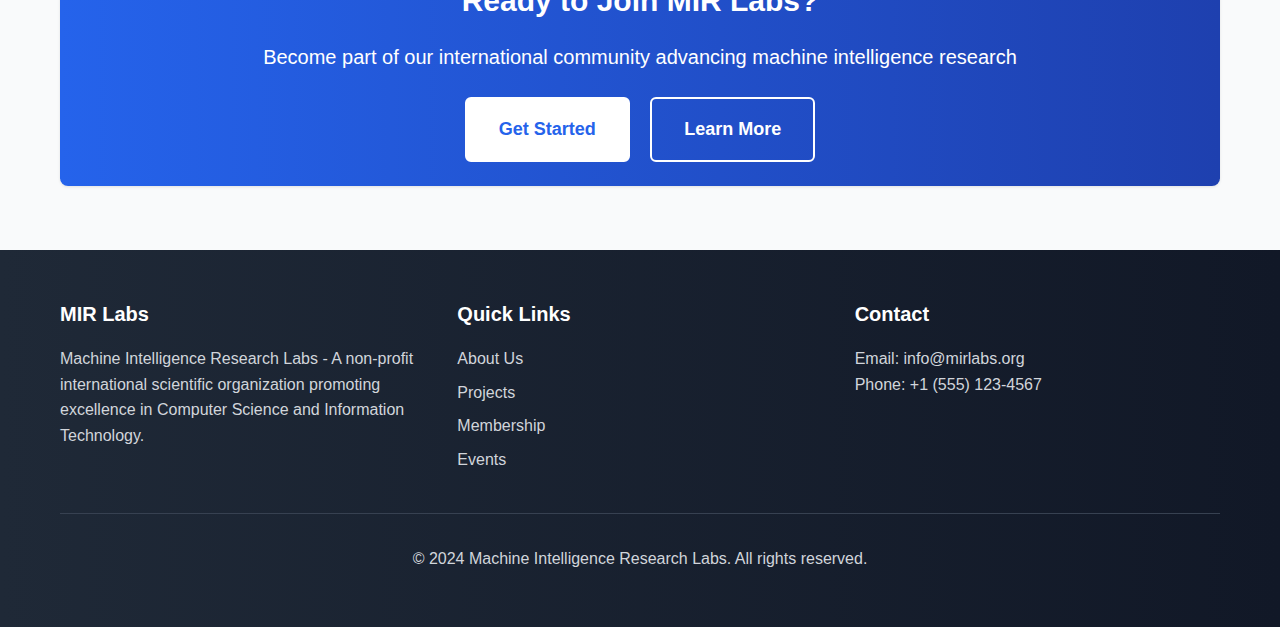
<file: membership.html>
<!DOCTYPE html>
<html lang="en">
<head>
    <meta charset="UTF-8">
    <meta name="viewport" content="width=device-width, initial-scale=1.0">
    <title>Membership - MIR Labs</title>
    <link rel="stylesheet" href="styles.css">
</head>
<body>
    <!-- Header -->
    <header class="header">
        <div class="container">
            <div class="header-content">
                <img src="images/mirlabs-logo.png" alt="MIR Labs Logo" class="logo">
                <h1>Machine Intelligence Research Labs<sup>TM</sup></h1>
            </div>
        </div>
    </header>

    <!-- Navigation -->
    <nav class="nav">
        <div class="container">
            <div class="nav-content">
                <a href="index.html" class="nav-item">HOME</a>
                <a href="about.html" class="nav-item">ABOUT US</a>
                <a href="projects.html" class="nav-item">PROJECTS</a>
                <a href="membership.html" class="nav-item active">MEMBERSHIP</a>
                <div class="dropdown">
                    <a href="#" class="nav-item dropdown-toggle">EVENTS</a>
                    <div class="dropdown-content">
                        <a href="conferences.html">Conferences</a>
                        <a href="journals.html">Journals</a>
                    </div>
                </div>
                <a href="contact.html" class="nav-item">CONTACT US</a>
            </div>
        </div>
    </nav>

    <!-- Main Content -->
    <main class="container">
        <!-- Page Header -->
        <div class="page-header">
            <h1>Membership</h1>
            <p>Join our global community of technology and engineering professionals</p>
            <div class="divider"></div>
        </div>

        <!-- When You Join MIR LABS -->
        <section class="card mb-12">
            <div class="card-header">
                <h2 class="text-3xl text-center">When you join MIR LABS:</h2>
            </div>
            <div class="card-content">
                <div class="grid grid-cols-2">
                    <div>
                        <ul class="text-gray-700">
                            <li class="flex items-start mb-4">
                                <span style="width: 8px; height: 8px; background-color: #2563eb; border-radius: 50%; margin-right: 12px; margin-top: 8px; flex-shrink: 0;"></span>
                                <span>
                                    Join a community of more than 400,000 technology and engineering professionals united by a common
                                    desire to continuously learn, interact, collaborate, and innovate
                                </span>
                            </li>
                            <li class="flex items-start mb-4">
                                <span style="width: 8px; height: 8px; background-color: #2563eb; border-radius: 50%; margin-right: 12px; margin-top: 8px; flex-shrink: 0;"></span>
                                <span>Access the resources and opportunities you need to keep on top of changes in technology</span>
                            </li>
                            <li class="flex items-start mb-4">
                                <span style="width: 8px; height: 8px; background-color: #2563eb; border-radius: 50%; margin-right: 12px; margin-top: 8px; flex-shrink: 0;"></span>
                                <span>
                                    Network with other professionals in your local area or within a specific technical interest
                                </span>
                            </li>
                            <li class="flex items-start mb-4">
                                <span style="width: 8px; height: 8px; background-color: #2563eb; border-radius: 50%; margin-right: 12px; margin-top: 8px; flex-shrink: 0;"></span>
                                <span>Mentor the next generation of engineers and technologists</span>
                            </li>
                        </ul>
                    </div>
                    <div>
                        <p class="text-gray-700 mb-4">
                            There's no better time to take advantage of what MIR LABS has to offer. Join now and get membership
                            benefits through the end of 2023, plus save 50% on membership dues.*
                        </p>
                        <p class="text-gray-700">
                            MIR Labs members stay technically current, network with colleagues locally and abroad, and collaborate
                            on research and projects with leading experts -- all while taking advantage of specialized
                            opportunities. Discover which Society, or Societies, best match your technical interests by joining
                            today to take advantage of membership benefits ranging from access to cutting-edge technical periodicals
                            and conference discounts to educational resources and worldwide networking opportunities. In addition,
                            MIR Labs members enjoy deep discounts on Society memberships.
                        </p>
                    </div>
                </div>
            </div>
        </section>

        <!-- Membership Types -->
        <section class="grid grid-cols-2 mb-12">
            <!-- Professional Member -->
            <div class="card" style="position: relative; overflow: hidden;">
                <div style="height: 8px; background-color: #2563eb;"></div>
                <div class="card-header text-center">
                    <h3 class="text-2xl mb-2">Professional Member</h3>
                    <div class="text-2xl font-bold text-blue-600 mb-2">$75/year</div>
                    <p class="text-gray-600">For experienced professionals and researchers</p>
                </div>
                <div class="card-content">
                    <p class="text-gray-700 text-sm mb-6">
                        Professional membership is open to individuals who by experience give evidence of competence in an MIR Labs
                        designated field. The designated fields are: Engineering, Computer Sciences and Information Technology,
                        Physical Sciences, Biological and Medical Sciences, Mathematics, Technical Communications, Education,
                        Management, and Law and Policy.
                    </p>

                    <h4 class="font-semibold mb-3">Benefits Include:</h4>
                    <ul class="mb-6">
                        <li class="flex items-center text-sm mb-2">
                            <span style="width: 8px; height: 8px; background-color: #16a34a; border-radius: 50%; margin-right: 12px;"></span>
                            Access to cutting-edge technical periodicals
                        </li>
                        <li class="flex items-center text-sm mb-2">
                            <span style="width: 8px; height: 8px; background-color: #16a34a; border-radius: 50%; margin-right: 12px;"></span>
                            Conference discounts and networking opportunities
                        </li>
                        <li class="flex items-center text-sm mb-2">
                            <span style="width: 8px; height: 8px; background-color: #16a34a; border-radius: 50%; margin-right: 12px;"></span>
                            Educational resources and worldwide networking
                        </li>
                        <li class="flex items-center text-sm mb-2">
                            <span style="width: 8px; height: 8px; background-color: #16a34a; border-radius: 50%; margin-right: 12px;"></span>
                            Deep discounts on Society memberships
                        </li>
                        <li class="flex items-center text-sm mb-2">
                            <span style="width: 8px; height: 8px; background-color: #16a34a; border-radius: 50%; margin-right: 12px;"></span>
                            Collaboration with leading experts
                        </li>
                    </ul>
                    <a href="contact.html" class="btn btn-primary" style="width: 100%; text-align: center;">Apply Now</a>
                </div>
            </div>

            <!-- Student Member -->
            <div class="card" style="position: relative; overflow: hidden;">
                <div style="height: 8px; background-color: #16a34a;"></div>
                <div class="card-header text-center">
                    <h3 class="text-2xl mb-2">Student Member</h3>
                    <div class="text-2xl font-bold text-blue-600 mb-2">Discounted Rate</div>
                    <p class="text-gray-600">For undergraduate and graduate students</p>
                </div>
                <div class="card-content">
                    <p class="text-gray-700 text-sm mb-6">
                        A Student/Graduate Student member must carry at least 50% of a normal full-time academic program as a
                        registered undergraduate or graduate student in a regular course of study in MIR Labs designated fields.
                        The total cumulative period for a member to hold the Student member grade and/or the Graduate Student
                        member grade is limited to eight years.
                    </p>

                    <h4 class="font-semibold mb-3">Benefits Include:</h4>
                    <ul class="mb-6">
                        <li class="flex items-center text-sm mb-2">
                            <span style="width: 8px; height: 8px; background-color: #16a34a; border-radius: 50%; margin-right: 12px;"></span>
                            Access to research publications
                        </li>
                        <li class="flex items-center text-sm mb-2">
                            <span style="width: 8px; height: 8px; background-color: #16a34a; border-radius: 50%; margin-right: 12px;"></span>
                            Student chapter participation
                        </li>
                        <li class="flex items-center text-sm mb-2">
                            <span style="width: 8px; height: 8px; background-color: #16a34a; border-radius: 50%; margin-right: 12px;"></span>
                            Mentorship opportunities
                        </li>
                        <li class="flex items-center text-sm mb-2">
                            <span style="width: 8px; height: 8px; background-color: #16a34a; border-radius: 50%; margin-right: 12px;"></span>
                            Conference discounts
                        </li>
                        <li class="flex items-center text-sm mb-2">
                            <span style="width: 8px; height: 8px; background-color: #16a34a; border-radius: 50%; margin-right: 12px;"></span>
                            Educational resources access
                        </li>
                    </ul>
                    <a href="contact.html" class="btn btn-primary" style="width: 100%; text-align: center;">Apply Now</a>
                </div>
            </div>
        </section>

        <!-- Call to Action -->
        <section class="card bg-gradient">
            <div class="card-content text-center">
                <h2 class="text-3xl font-bold mb-4">Ready to Join MIR Labs?</h2>
                <p class="text-xl mb-6">
                    Become part of our international community advancing machine intelligence research
                </p>
                <div>
                    <a href="contact.html" class="btn btn-secondary btn-large">Get Started</a>
                    <a href="about.html" class="btn btn-outline btn-large" style="margin-left: 16px;">Learn More</a>
                </div>
            </div>
        </section>
    </main>

    <!-- Footer -->
    <footer class="footer">
        <div class="container">
            <div class="footer-content">
                <div>
                    <h3>MIR Labs</h3>
                    <p>Machine Intelligence Research Labs - A non-profit international scientific organization promoting
                        excellence in Computer Science and Information Technology.</p>
                </div>
                <div>
                    <h3>Quick Links</h3>
                    <ul class="list-none">
                        <li><a href="about.html">About Us</a></li>
                        <li><a href="projects.html">Projects</a></li>
                        <li><a href="membership.html">Membership</a></li>
                        <li><a href="conferences.html">Events</a></li>
                    </ul>
                </div>
                <div>
                    <h3>Contact</h3>
                    <p>Email: info@mirlabs.org<br>
                    Phone: +1 (555) 123-4567</p>
                </div>
            </div>
            <div class="footer-bottom">
                <p>&copy; 2024 Machine Intelligence Research Labs. All rights reserved.</p>
            </div>
        </div>
    </footer>
</body>
</html>
</file>
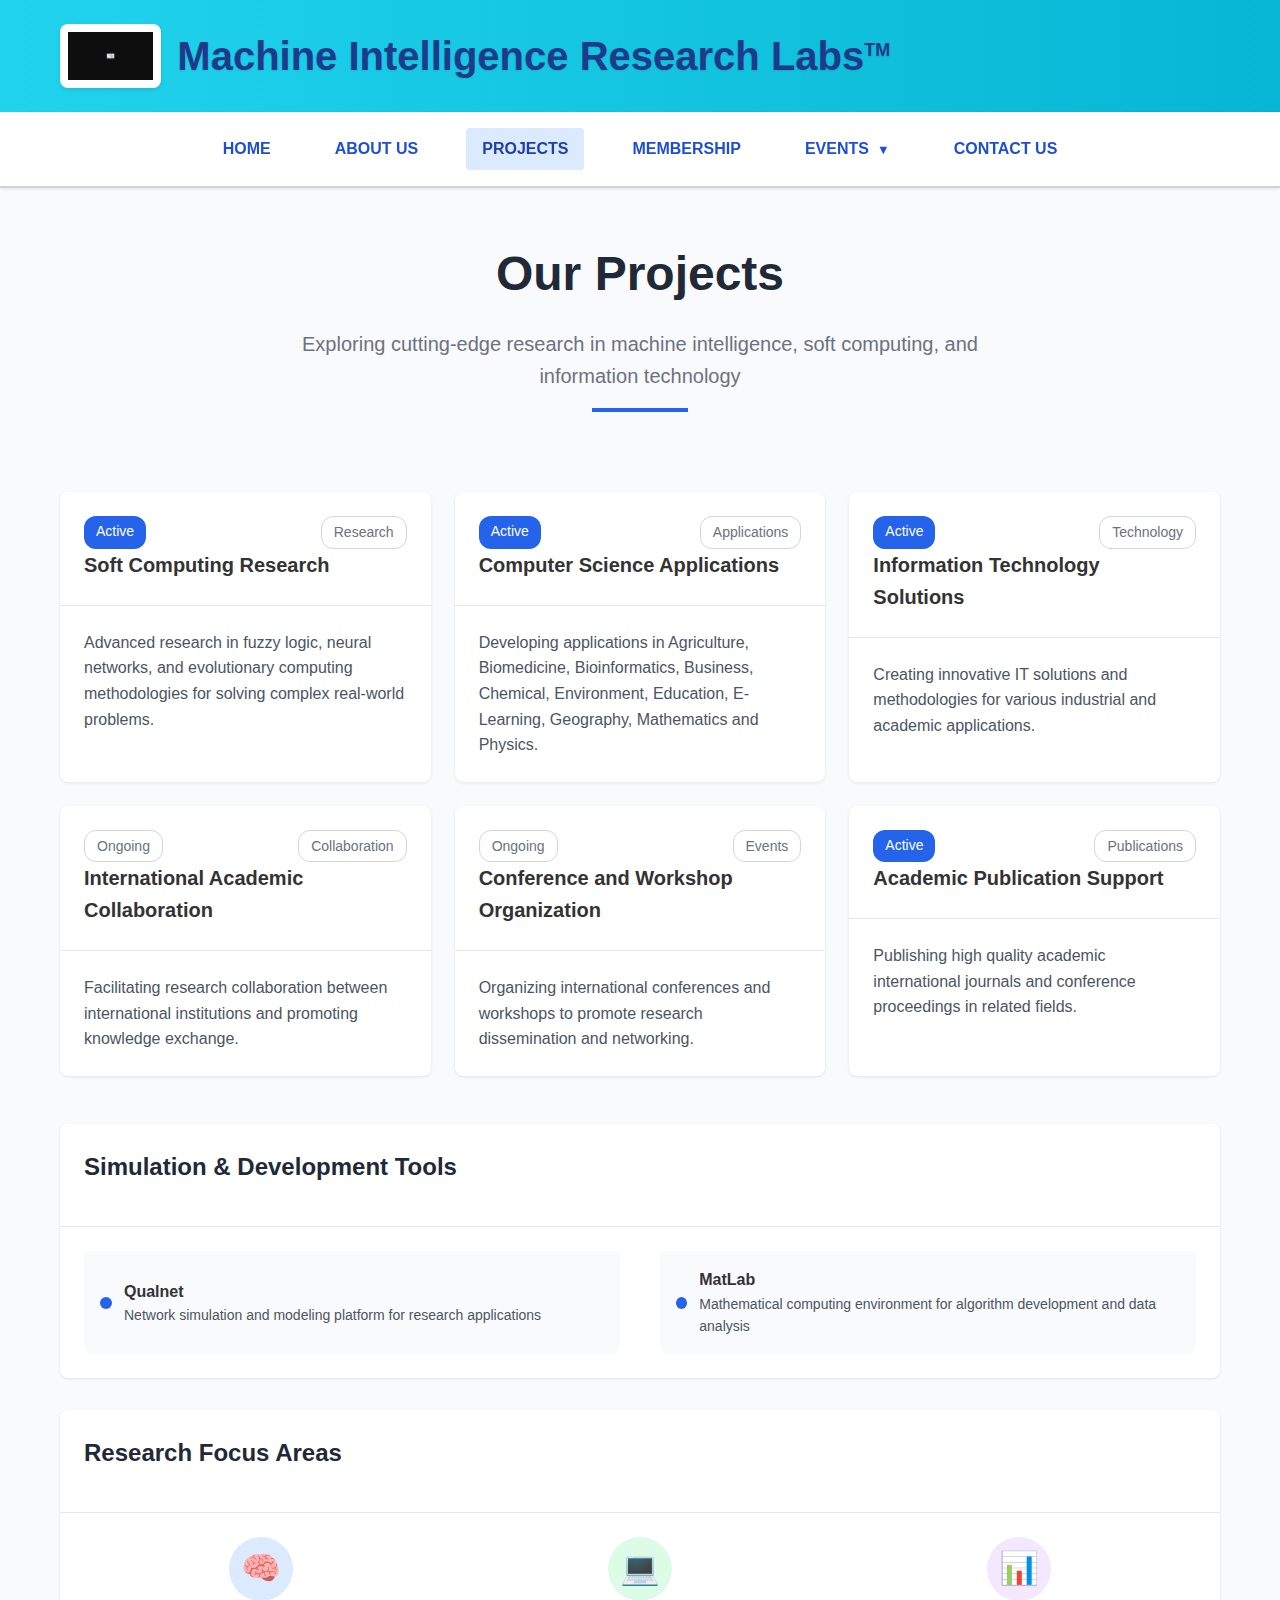
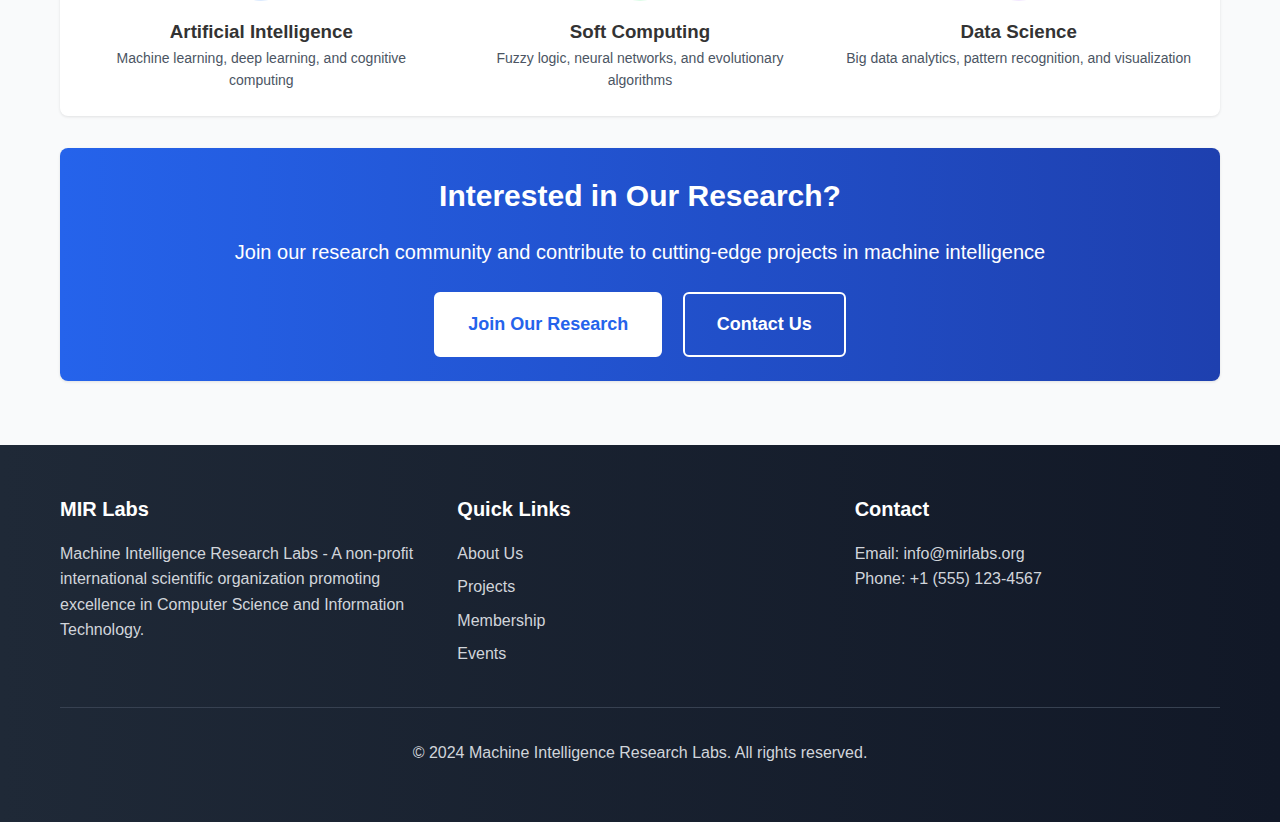
<file: projects.html>
<!DOCTYPE html>
<html lang="en">
<head>
    <meta charset="UTF-8">
    <meta name="viewport" content="width=device-width, initial-scale=1.0">
    <title>Projects - MIR Labs</title>
    <link rel="stylesheet" href="styles.css">
</head>
<body>
    <!-- Header -->
    <header class="header">
        <div class="container">
            <div class="header-content">
                <img src="images/mirlabs-logo.png" alt="MIR Labs Logo" class="logo">
                <h1>Machine Intelligence Research Labs<sup>TM</sup></h1>
            </div>
        </div>
    </header>

    <!-- Navigation -->
    <nav class="nav">
        <div class="container">
            <div class="nav-content">
                <a href="index.html" class="nav-item">HOME</a>
                <a href="about.html" class="nav-item">ABOUT US</a>
                <a href="projects.html" class="nav-item active">PROJECTS</a>
                <a href="membership.html" class="nav-item">MEMBERSHIP</a>
                <div class="dropdown">
                    <a href="#" class="nav-item dropdown-toggle">EVENTS</a>
                    <div class="dropdown-content">
                        <a href="conferences.html">Conferences</a>
                        <a href="journals.html">Journals</a>
                    </div>
                </div>
                <a href="contact.html" class="nav-item">CONTACT US</a>
            </div>
        </div>
    </nav>

    <!-- Main Content -->
    <main class="container">
        <!-- Page Header -->
        <div class="page-header">
            <h1>Our Projects</h1>
            <p>Exploring cutting-edge research in machine intelligence, soft computing, and information technology</p>
            <div class="divider"></div>
        </div>

        <!-- Projects Grid -->
        <section class="grid grid-cols-3 mb-12">
            <!-- Project 1 -->
            <div class="card">
                <div class="card-header">
                    <div class="flex justify-between items-start mb-2">
                        <span class="badge badge-primary">Active</span>
                        <span class="badge badge-outline">Research</span>
                    </div>
                    <h3 class="text-xl">Soft Computing Research</h3>
                </div>
                <div class="card-content">
                    <p class="text-gray-600">
                        Advanced research in fuzzy logic, neural networks, and evolutionary computing methodologies for solving complex real-world problems.
                    </p>
                </div>
            </div>

            <!-- Project 2 -->
            <div class="card">
                <div class="card-header">
                    <div class="flex justify-between items-start mb-2">
                        <span class="badge badge-primary">Active</span>
                        <span class="badge badge-outline">Applications</span>
                    </div>
                    <h3 class="text-xl">Computer Science Applications</h3>
                </div>
                <div class="card-content">
                    <p class="text-gray-600">
                        Developing applications in Agriculture, Biomedicine, Bioinformatics, Business, Chemical, Environment, Education, E-Learning, Geography, Mathematics and Physics.
                    </p>
                </div>
            </div>

            <!-- Project 3 -->
            <div class="card">
                <div class="card-header">
                    <div class="flex justify-between items-start mb-2">
                        <span class="badge badge-primary">Active</span>
                        <span class="badge badge-outline">Technology</span>
                    </div>
                    <h3 class="text-xl">Information Technology Solutions</h3>
                </div>
                <div class="card-content">
                    <p class="text-gray-600">
                        Creating innovative IT solutions and methodologies for various industrial and academic applications.
                    </p>
                </div>
            </div>

            <!-- Project 4 -->
            <div class="card">
                <div class="card-header">
                    <div class="flex justify-between items-start mb-2">
                        <span class="badge badge-outline">Ongoing</span>
                        <span class="badge badge-outline">Collaboration</span>
                    </div>
                    <h3 class="text-xl">International Academic Collaboration</h3>
                </div>
                <div class="card-content">
                    <p class="text-gray-600">
                        Facilitating research collaboration between international institutions and promoting knowledge exchange.
                    </p>
                </div>
            </div>

            <!-- Project 5 -->
            <div class="card">
                <div class="card-header">
                    <div class="flex justify-between items-start mb-2">
                        <span class="badge badge-outline">Ongoing</span>
                        <span class="badge badge-outline">Events</span>
                    </div>
                    <h3 class="text-xl">Conference and Workshop Organization</h3>
                </div>
                <div class="card-content">
                    <p class="text-gray-600">
                        Organizing international conferences and workshops to promote research dissemination and networking.
                    </p>
                </div>
            </div>

            <!-- Project 6 -->
            <div class="card">
                <div class="card-header">
                    <div class="flex justify-between items-start mb-2">
                        <span class="badge badge-primary">Active</span>
                        <span class="badge badge-outline">Publications</span>
                    </div>
                    <h3 class="text-xl">Academic Publication Support</h3>
                </div>
                <div class="card-content">
                    <p class="text-gray-600">
                        Publishing high quality academic international journals and conference proceedings in related fields.
                    </p>
                </div>
            </div>
        </section>

        <!-- Simulation Tools Section -->
        <section class="card mb-8">
            <div class="card-header">
                <h2 class="card-title">Simulation & Development Tools</h2>
            </div>
            <div class="card-content">
                <div class="grid grid-cols-2">
                    <div class="flex items-center p-4" style="background-color: #f9fafb; border-radius: 8px; margin-right: 8px;">
                        <div style="width: 12px; height: 12px; background-color: #2563eb; border-radius: 50%; margin-right: 12px;"></div>
                        <div>
                            <h4 class="font-semibold">Qualnet</h4>
                            <p class="text-sm text-gray-600">Network simulation and modeling platform for research applications</p>
                        </div>
                    </div>
                    <div class="flex items-center p-4" style="background-color: #f9fafb; border-radius: 8px; margin-left: 8px;">
                        <div style="width: 12px; height: 12px; background-color: #2563eb; border-radius: 50%; margin-right: 12px;"></div>
                        <div>
                            <h4 class="font-semibold">MatLab</h4>
                            <p class="text-sm text-gray-600">Mathematical computing environment for algorithm development and data analysis</p>
                        </div>
                    </div>
                </div>
            </div>
        </section>

        <!-- Research Areas -->
        <section class="card mb-8">
            <div class="card-header">
                <h2 class="card-title">Research Focus Areas</h2>
            </div>
            <div class="card-content">
                <div class="grid grid-cols-3">
                    <div class="text-center">
                        <div class="icon-circle blue">🧠</div>
                        <h3 class="font-semibold mb-2">Artificial Intelligence</h3>
                        <p class="text-sm text-gray-600">Machine learning, deep learning, and cognitive computing</p>
                    </div>
                    <div class="text-center">
                        <div class="icon-circle green">💻</div>
                        <h3 class="font-semibold mb-2">Soft Computing</h3>
                        <p class="text-sm text-gray-600">Fuzzy logic, neural networks, and evolutionary algorithms</p>
                    </div>
                    <div class="text-center">
                        <div class="icon-circle purple">📊</div>
                        <h3 class="font-semibold mb-2">Data Science</h3>
                        <p class="text-sm text-gray-600">Big data analytics, pattern recognition, and visualization</p>
                    </div>
                </div>
            </div>
        </section>

        <!-- Call to Action -->
        <section class="card bg-gradient">
            <div class="card-content text-center">
                <h2 class="text-3xl font-bold mb-4">Interested in Our Research?</h2>
                <p class="text-xl mb-6">
                    Join our research community and contribute to cutting-edge projects in machine intelligence
                </p>
                <div>
                    <a href="membership.html" class="btn btn-secondary btn-large">Join Our Research</a>
                    <a href="contact.html" class="btn btn-outline btn-large" style="margin-left: 16px;">Contact Us</a>
                </div>
            </div>
        </section>
    </main>

    <!-- Footer -->
    <footer class="footer">
        <div class="container">
            <div class="footer-content">
                <div>
                    <h3>MIR Labs</h3>
                    <p>Machine Intelligence Research Labs - A non-profit international scientific organization promoting
                        excellence in Computer Science and Information Technology.</p>
                </div>
                <div>
                    <h3>Quick Links</h3>
                    <ul class="list-none">
                        <li><a href="about.html">About Us</a></li>
                        <li><a href="projects.html">Projects</a></li>
                        <li><a href="membership.html">Membership</a></li>
                        <li><a href="conferences.html">Events</a></li>
                    </ul>
                </div>
                <div>
                    <h3>Contact</h3>
                    <p>Email: info@mirlabs.org<br>
                    Phone: +1 (555) 123-4567</p>
                </div>
            </div>
            <div class="footer-bottom">
                <p>&copy; 2024 Machine Intelligence Research Labs. All rights reserved.</p>
            </div>
        </div>
    </footer>
</body>
</html>
</file>
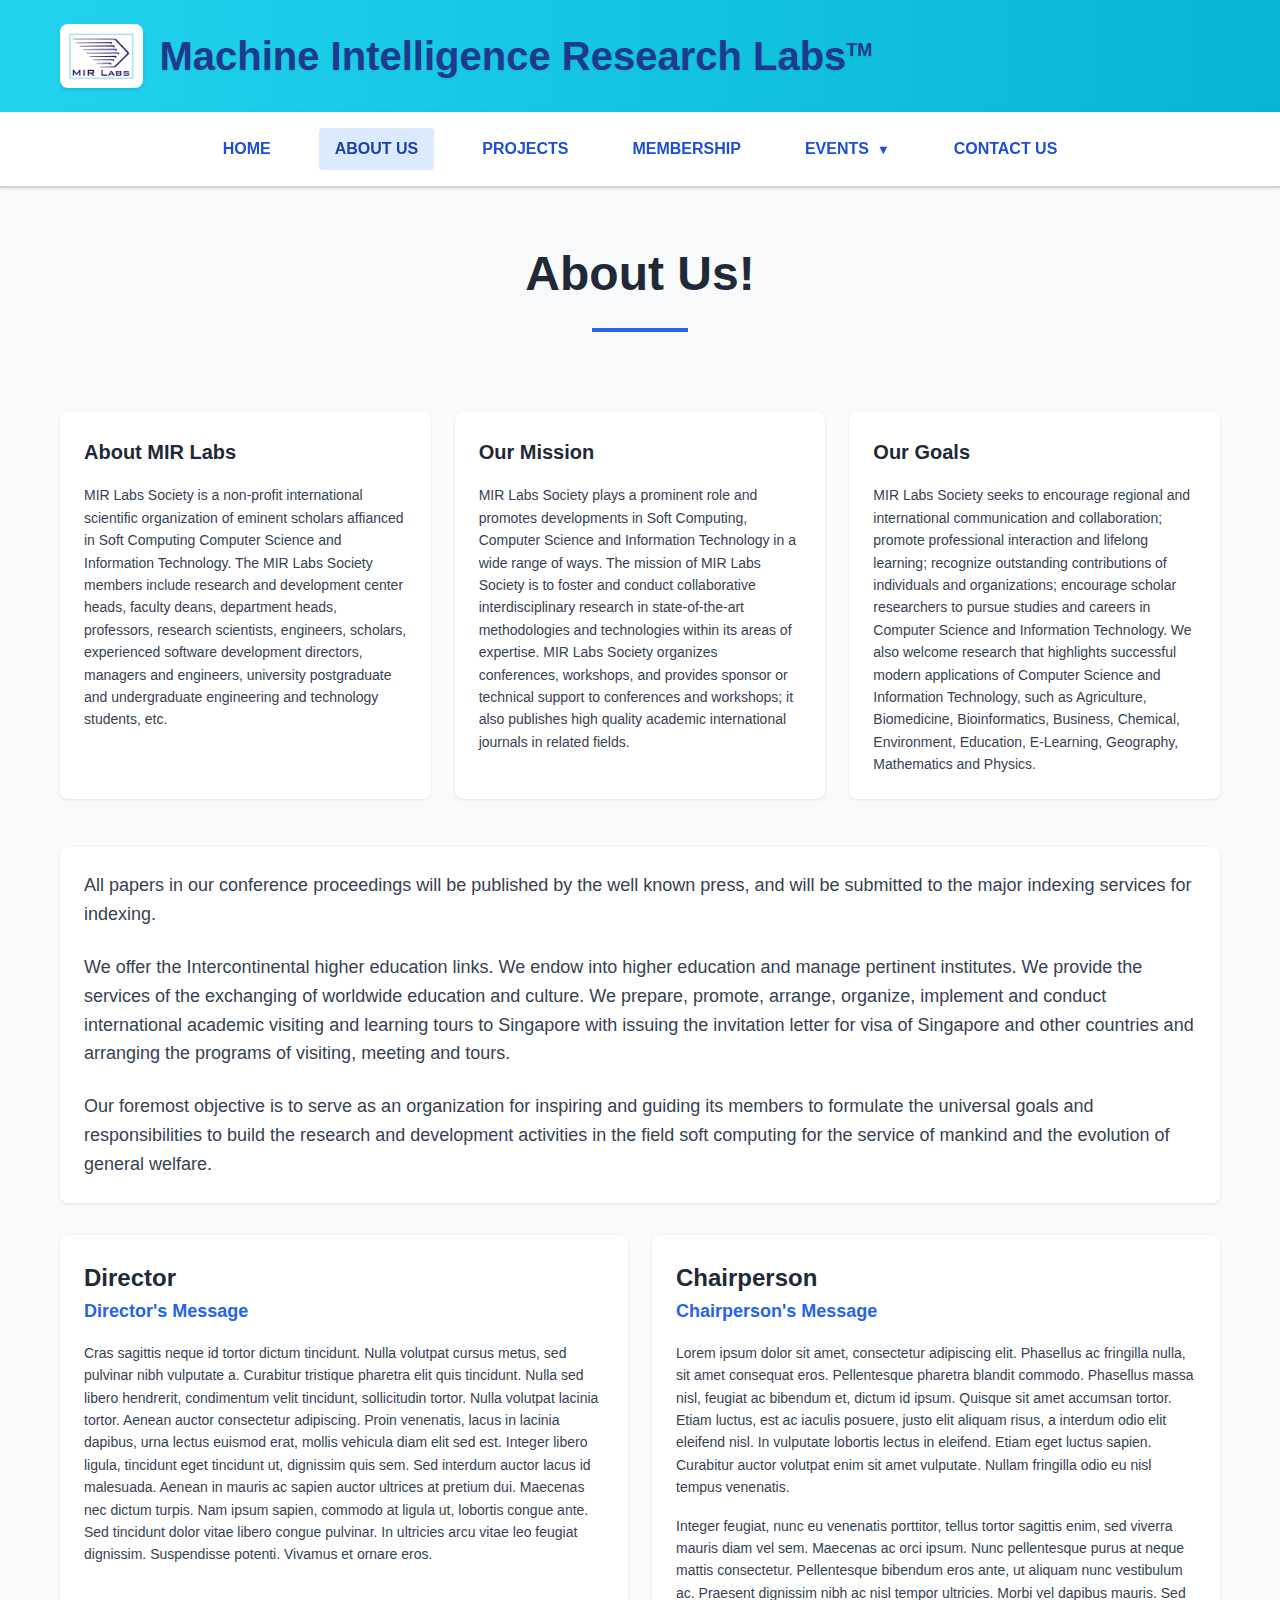
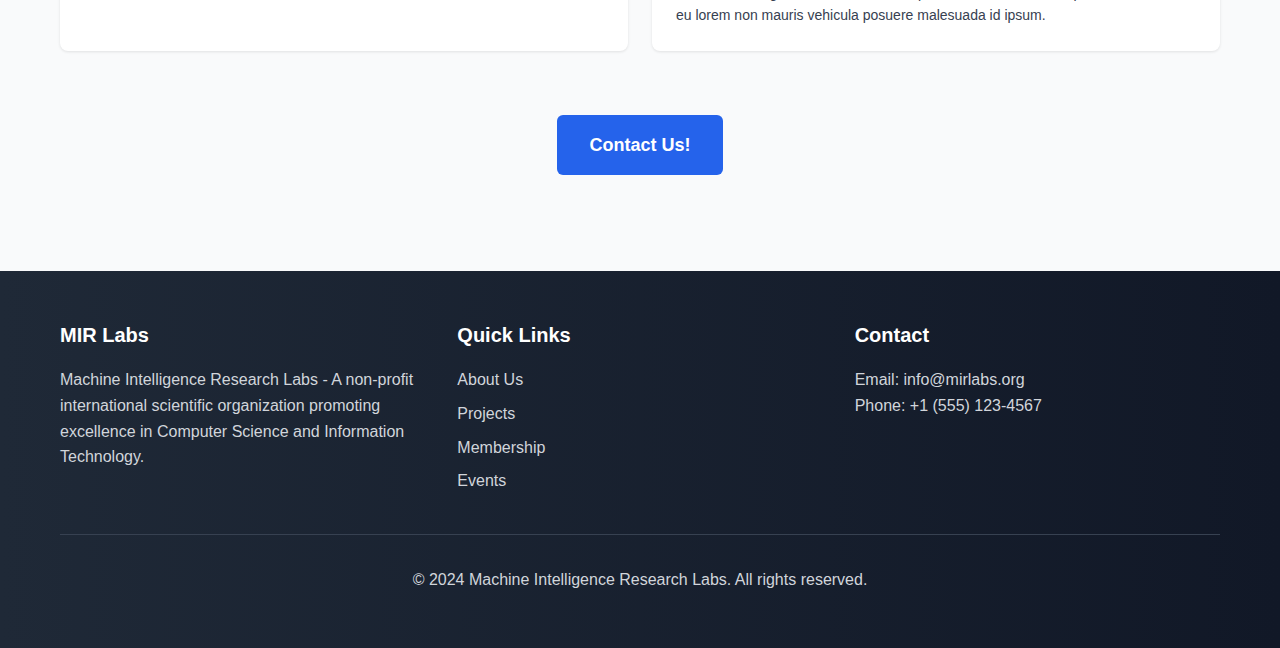
<file: raw/about.html>
<!DOCTYPE html>
<html lang="en">
<head>
    <meta charset="UTF-8">
    <meta name="viewport" content="width=device-width, initial-scale=1.0">
    <title>About Us - MIR Labs</title>
    <link rel="stylesheet" href="styles.css">
</head>
<body>
    <!-- Header -->
    <header class="header">
        <div class="container">
            <div class="header-content">
                <img src="temp/MIRlabs.png" alt="MIR Labs Logo" class="logo">
                <h1>Machine Intelligence Research Labs<sup>TM</sup></h1>
            </div>
        </div>
    </header>

    <!-- Navigation -->
    <nav class="nav">
        <div class="container">
            <div class="nav-content">
                <a href="index.html" class="nav-item">HOME</a>
                <a href="about.html" class="nav-item active">ABOUT US</a>
                <a href="projects.html" class="nav-item">PROJECTS</a>
                <a href="membership.html" class="nav-item">MEMBERSHIP</a>
                <div class="dropdown">
                    <a href="#" class="nav-item dropdown-toggle">EVENTS</a>
                    <div class="dropdown-content">
                        <a href="conferences.html">Conferences</a>
                        <a href="journals.html">Journals</a>
                    </div>
                </div>
                <a href="contact.html" class="nav-item">CONTACT US</a>
            </div>
        </div>
    </nav>

    <!-- Main Content -->
    <main class="container">
        <!-- Page Header -->
        <div class="page-header">
            <h1>About Us!</h1>
            <div class="divider"></div>
        </div>

        <!-- Three Column Layout -->
        <section class="grid grid-cols-3 mb-12">
            <!-- Column 1 - About MIR Labs -->
            <div class="card">
                <div class="card-content">
                    <h2 class="text-xl font-bold text-gray-800 mb-4">About MIR Labs</h2>
                    <p class="text-gray-700 text-sm">
                        MIR Labs Society is a non-profit international scientific organization of eminent scholars affianced in
                        Soft Computing Computer Science and Information Technology. The MIR Labs Society members include research
                        and development center heads, faculty deans, department heads, professors, research scientists, engineers,
                        scholars, experienced software development directors, managers and engineers, university postgraduate and
                        undergraduate engineering and technology students, etc.
                    </p>
                </div>
            </div>

            <!-- Column 2 - Mission & Role -->
            <div class="card">
                <div class="card-content">
                    <h2 class="text-xl font-bold text-gray-800 mb-4">Our Mission</h2>
                    <p class="text-gray-700 text-sm">
                        MIR Labs Society plays a prominent role and promotes developments in Soft Computing, Computer Science and
                        Information Technology in a wide range of ways. The mission of MIR Labs Society is to foster and conduct
                        collaborative interdisciplinary research in state-of-the-art methodologies and technologies within its
                        areas of expertise. MIR Labs Society organizes conferences, workshops, and provides sponsor or technical
                        support to conferences and workshops; it also publishes high quality academic international journals in
                        related fields.
                    </p>
                </div>
            </div>

            <!-- Column 3 - Goals & Services -->
            <div class="card">
                <div class="card-content">
                    <h2 class="text-xl font-bold text-gray-800 mb-4">Our Goals</h2>
                    <p class="text-gray-700 text-sm">
                        MIR Labs Society seeks to encourage regional and international communication and collaboration; promote
                        professional interaction and lifelong learning; recognize outstanding contributions of individuals and
                        organizations; encourage scholar researchers to pursue studies and careers in Computer Science and
                        Information Technology. We also welcome research that highlights successful modern applications of
                        Computer Science and Information Technology, such as Agriculture, Biomedicine, Bioinformatics, Business,
                        Chemical, Environment, Education, E-Learning, Geography, Mathematics and Physics.
                    </p>
                </div>
            </div>
        </section>

        <!-- Additional Information -->
        <section class="card mb-8">
            <div class="card-content">
                <p class="text-gray-700 text-lg mb-6">
                    All papers in our conference proceedings will be published by the well known press, and will be submitted to
                    the major indexing services for indexing.
                </p>

                <p class="text-gray-700 text-lg mb-6">
                    We offer the Intercontinental higher education links. We endow into higher education and manage pertinent
                    institutes. We provide the services of the exchanging of worldwide education and culture. We prepare,
                    promote, arrange, organize, implement and conduct international academic visiting and learning tours to
                    Singapore with issuing the invitation letter for visa of Singapore and other countries and arranging the
                    programs of visiting, meeting and tours.
                </p>

                <p class="text-gray-700 text-lg">
                    Our foremost objective is to serve as an organization for inspiring and guiding its members to formulate the
                    universal goals and responsibilities to build the research and development activities in the field soft
                    computing for the service of mankind and the evolution of general welfare.
                </p>
            </div>
        </section>

        <!-- Director and Chairperson Messages -->
        <section class="grid grid-cols-2 mb-8">
            <!-- Director -->
            <div class="card">
                <div class="card-content">
                    <h2 class="text-2xl font-bold text-gray-800 mb-2">Director</h2>
                    <h3 class="text-lg font-semibold text-blue-600 mb-4">Director's Message</h3>
                    <p class="text-gray-700 text-sm">
                        Cras sagittis neque id tortor dictum tincidunt. Nulla volutpat cursus metus, sed pulvinar nibh vulputate
                        a. Curabitur tristique pharetra elit quis tincidunt. Nulla sed libero hendrerit, condimentum velit
                        tincidunt, sollicitudin tortor. Nulla volutpat lacinia tortor. Aenean auctor consectetur adipiscing. Proin
                        venenatis, lacus in lacinia dapibus, urna lectus euismod erat, mollis vehicula diam elit sed est. Integer
                        libero ligula, tincidunt eget tincidunt ut, dignissim quis sem. Sed interdum auctor lacus id malesuada.
                        Aenean in mauris ac sapien auctor ultrices at pretium dui. Maecenas nec dictum turpis. Nam ipsum sapien,
                        commodo at ligula ut, lobortis congue ante. Sed tincidunt dolor vitae libero congue pulvinar. In ultricies
                        arcu vitae leo feugiat dignissim. Suspendisse potenti. Vivamus et ornare eros.
                    </p>
                </div>
            </div>

            <!-- Chairperson -->
            <div class="card">
                <div class="card-content">
                    <h2 class="text-2xl font-bold text-gray-800 mb-2">Chairperson</h2>
                    <h3 class="text-lg font-semibold text-blue-600 mb-4">Chairperson's Message</h3>
                    <p class="text-gray-700 text-sm mb-4">
                        Lorem ipsum dolor sit amet, consectetur adipiscing elit. Phasellus ac fringilla nulla, sit amet consequat
                        eros. Pellentesque pharetra blandit commodo. Phasellus massa nisl, feugiat ac bibendum et, dictum id
                        ipsum. Quisque sit amet accumsan tortor. Etiam luctus, est ac iaculis posuere, justo elit aliquam risus, a
                        interdum odio elit eleifend nisl. In vulputate lobortis lectus in eleifend. Etiam eget luctus sapien.
                        Curabitur auctor volutpat enim sit amet vulputate. Nullam fringilla odio eu nisl tempus venenatis.
                    </p>
                    <p class="text-gray-700 text-sm">
                        Integer feugiat, nunc eu venenatis porttitor, tellus tortor sagittis enim, sed viverra mauris diam vel
                        sem. Maecenas ac orci ipsum. Nunc pellentesque purus at neque mattis consectetur. Pellentesque bibendum
                        eros ante, ut aliquam nunc vestibulum ac. Praesent dignissim nibh ac nisl tempor ultricies. Morbi vel
                        dapibus mauris. Sed eu lorem non mauris vehicula posuere malesuada id ipsum.
                    </p>
                </div>
            </div>
        </section>

        <!-- Call to Action -->
        <div class="text-center p-8">
            <a href="contact.html" class="btn btn-primary btn-large">Contact Us!</a>
        </div>
    </main>

    <!-- Footer -->
    <footer class="footer">
        <div class="container">
            <div class="footer-content">
                <div>
                    <h3>MIR Labs</h3>
                    <p>Machine Intelligence Research Labs - A non-profit international scientific organization promoting
                        excellence in Computer Science and Information Technology.</p>
                </div>
                <div>
                    <h3>Quick Links</h3>
                    <ul class="list-none">
                        <li><a href="about.html">About Us</a></li>
                        <li><a href="projects.html">Projects</a></li>
                        <li><a href="membership.html">Membership</a></li>
                        <li><a href="conferences.html">Events</a></li>
                    </ul>
                </div>
                <div>
                    <h3>Contact</h3>
                    <p>Email: info@mirlabs.org<br>
                    Phone: +1 (555) 123-4567</p>
                </div>
            </div>
            <div class="footer-bottom">
                <p>&copy; 2024 Machine Intelligence Research Labs. All rights reserved.</p>
            </div>
        </div>
    </footer>
</body>
</html>
</file>
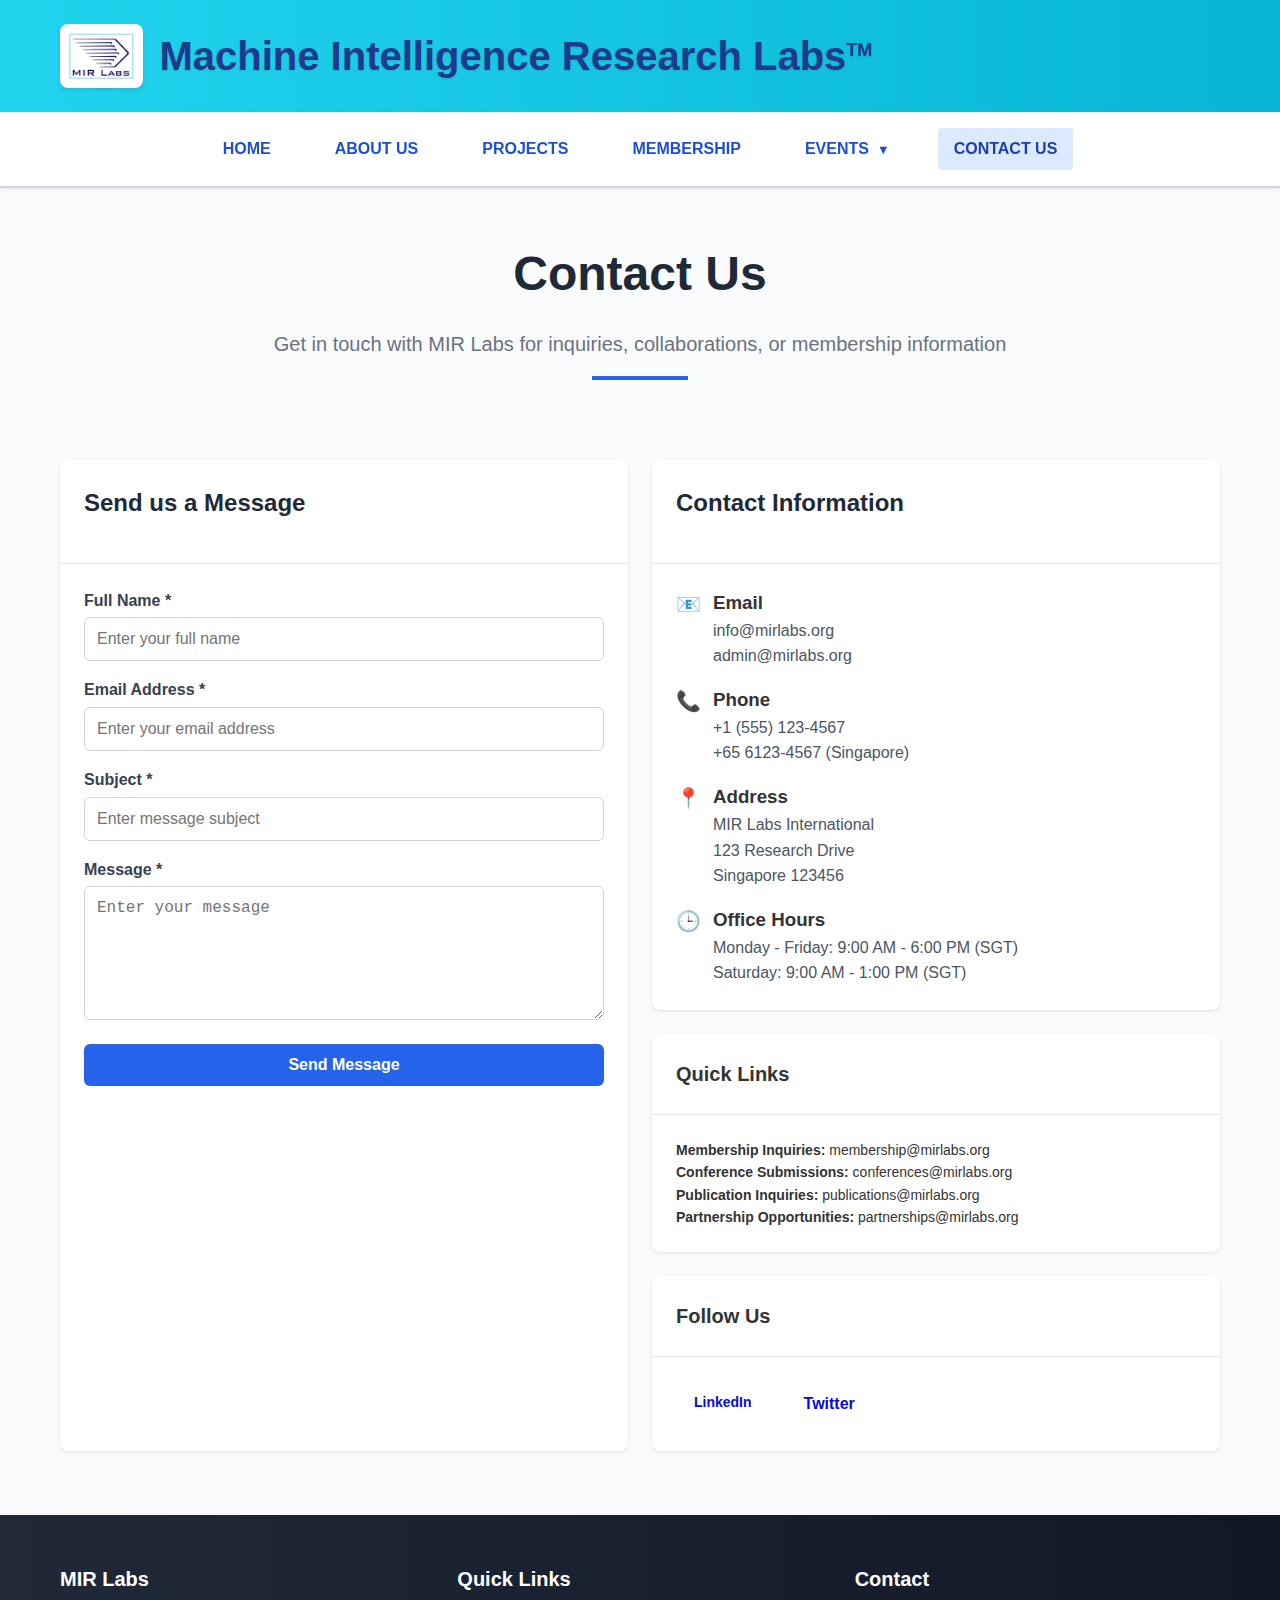
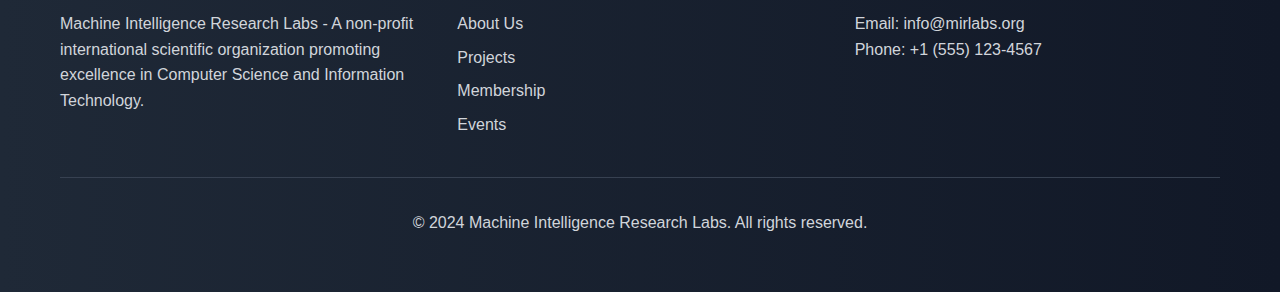
<file: raw/contact.html>
<!DOCTYPE html>
<html lang="en">
<head>
    <meta charset="UTF-8">
    <meta name="viewport" content="width=device-width, initial-scale=1.0">
    <title>Contact Us - MIR Labs</title>
    <link rel="stylesheet" href="styles.css">
</head>
<body>
    <!-- Header -->
    <header class="header">
        <div class="container">
            <div class="header-content">
                <img src="temp/MIRlabs.png" alt="MIR Labs Logo" class="logo">
                <h1>Machine Intelligence Research Labs<sup>TM</sup></h1>
            </div>
        </div>
    </header>

    <!-- Navigation -->
    <nav class="nav">
        <div class="container">
            <div class="nav-content">
                <a href="index.html" class="nav-item">HOME</a>
                <a href="about.html" class="nav-item">ABOUT US</a>
                <a href="projects.html" class="nav-item">PROJECTS</a>
                <a href="membership.html" class="nav-item">MEMBERSHIP</a>
                <div class="dropdown">
                    <a href="#" class="nav-item dropdown-toggle">EVENTS</a>
                    <div class="dropdown-content">
                        <a href="conferences.html">Conferences</a>
                        <a href="journals.html">Journals</a>
                    </div>
                </div>
                <a href="contact.html" class="nav-item active">CONTACT US</a>
            </div>
        </div>
    </nav>

    <!-- Main Content -->
    <main class="container">
        <!-- Page Header -->
        <div class="page-header">
            <h1>Contact Us</h1>
            <p>Get in touch with MIR Labs for inquiries, collaborations, or membership information</p>
            <div class="divider"></div>
        </div>

        <div class="grid grid-cols-2">
            <!-- Contact Form -->
            <div class="card">
                <div class="card-header">
                    <h2 class="card-title">Send us a Message</h2>
                </div>
                <div class="card-content">
                    <form id="contactForm" onsubmit="handleSubmit(event)">
                        <div class="form-group">
                            <label for="name" class="form-label">Full Name *</label>
                            <input type="text" id="name" name="name" class="form-input" required placeholder="Enter your full name">
                        </div>

                        <div class="form-group">
                            <label for="email" class="form-label">Email Address *</label>
                            <input type="email" id="email" name="email" class="form-input" required placeholder="Enter your email address">
                        </div>

                        <div class="form-group">
                            <label for="subject" class="form-label">Subject *</label>
                            <input type="text" id="subject" name="subject" class="form-input" required placeholder="Enter message subject">
                        </div>

                        <div class="form-group">
                            <label for="message" class="form-label">Message *</label>
                            <textarea id="message" name="message" class="form-textarea" required placeholder="Enter your message" rows="6"></textarea>
                        </div>

                        <button type="submit" class="btn btn-primary" style="width: 100%;">Send Message</button>
                    </form>
                </div>
            </div>

            <!-- Contact Information -->
            <div>
                <!-- Contact Info Card -->
                <div class="card mb-6">
                    <div class="card-header">
                        <h2 class="card-title">Contact Information</h2>
                    </div>
                    <div class="card-content">
                        <div class="flex items-start mb-4">
                            <span class="text-blue-600 text-xl" style="margin-right: 12px;">📧</span>
                            <div>
                                <h3 class="font-semibold">Email</h3>
                                <p class="text-gray-600">info@mirlabs.org</p>
                                <p class="text-gray-600">admin@mirlabs.org</p>
                            </div>
                        </div>

                        <div class="flex items-start mb-4">
                            <span class="text-blue-600 text-xl" style="margin-right: 12px;">📞</span>
                            <div>
                                <h3 class="font-semibold">Phone</h3>
                                <p class="text-gray-600">+1 (555) 123-4567</p>
                                <p class="text-gray-600">+65 6123-4567 (Singapore)</p>
                            </div>
                        </div>

                        <div class="flex items-start mb-4">
                            <span class="text-blue-600 text-xl" style="margin-right: 12px;">📍</span>
                            <div>
                                <h3 class="font-semibold">Address</h3>
                                <p class="text-gray-600">
                                    MIR Labs International<br>
                                    123 Research Drive<br>
                                    Singapore 123456
                                </p>
                            </div>
                        </div>

                        <div class="flex items-start">
                            <span class="text-blue-600 text-xl" style="margin-right: 12px;">🕒</span>
                            <div>
                                <h3 class="font-semibold">Office Hours</h3>
                                <p class="text-gray-600">Monday - Friday: 9:00 AM - 6:00 PM (SGT)</p>
                                <p class="text-gray-600">Saturday: 9:00 AM - 1:00 PM (SGT)</p>
                            </div>
                        </div>
                    </div>
                </div>

                <!-- Quick Links Card -->
                <div class="card mb-6">
                    <div class="card-header">
                        <h3 class="text-xl font-bold">Quick Links</h3>
                    </div>
                    <div class="card-content">
                        <div class="text-sm">
                            <p class="mb-2">
                                <strong>Membership Inquiries:</strong> membership@mirlabs.org
                            </p>
                            <p class="mb-2">
                                <strong>Conference Submissions:</strong> conferences@mirlabs.org
                            </p>
                            <p class="mb-2">
                                <strong>Publication Inquiries:</strong> publications@mirlabs.org
                            </p>
                            <p>
                                <strong>Partnership Opportunities:</strong> partnerships@mirlabs.org
                            </p>
                        </div>
                    </div>
                </div>

                <!-- Social Media Card -->
                <div class="card">
                    <div class="card-header">
                        <h3 class="text-xl font-bold">Follow Us</h3>
                    </div>
                    <div class="card-content">
                        <div class="flex gap-4">
                            <a href="#" class="btn btn-outline" style="color:rgb(11, 11, 210); font-size: 0.875rem; padding: 8px 16px;">LinkedIn</a>
                            <a href="#" class="btn btn-outline" style="color:rgb(11, 11, 210); padding: 8px 16px;">Twitter</a>
                        </div>
                    </div>
                </div>
            </div>
        </div>

        <!-- Map Section (Optional) -->
        <!-- <section class="card mt-8">
            <div class="card-header">
                <h2 class="card-title">Our Location</h2>
            </div>
            <div class="card-content">
                <div style="background-color: #f3f4f6; height: 300px; border-radius: 8px; display: flex; align-items: center; justify-content: center; color: #6b7280;">
                    <div class="text-center">
                        <div style="font-size: 3rem; margin-bottom: 16px;">🗺️</div>
                        <p>Interactive Map Coming Soon</p>
                        <p class="text-sm">MIR Labs International, Singapore</p>
                    </div>
                </div>
            </div>
        </section> -->
    </main>

    <!-- Footer -->
    <footer class="footer">
        <div class="container">
            <div class="footer-content">
                <div>
                    <h3>MIR Labs</h3>
                    <p>Machine Intelligence Research Labs - A non-profit international scientific organization promoting
                        excellence in Computer Science and Information Technology.</p>
                </div>
                <div>
                    <h3>Quick Links</h3>
                    <ul class="list-none">
                        <li><a href="about.html">About Us</a></li>
                        <li><a href="projects.html">Projects</a></li>
                        <li><a href="membership.html">Membership</a></li>
                        <li><a href="conferences.html">Events</a></li>
                    </ul>
                </div>
                <div>
                    <h3>Contact</h3>
                    <p>Email: info@mirlabs.org<br>
                    Phone: +1 (555) 123-4567</p>
                </div>
            </div>
            <div class="footer-bottom">
                <p>&copy; 2024 Machine Intelligence Research Labs. All rights reserved.</p>
            </div>
        </div>
    </footer>

    <!-- JavaScript for Form Handling -->
    <script>
        function handleSubmit(event) {
            event.preventDefault();
            
            // Get form data
            const formData = new FormData(event.target);
            const name = formData.get('name');
            const email = formData.get('email');
            const subject = formData.get('subject');
            const message = formData.get('message');
            
            // Simple validation
            if (!name || !email || !subject || !message) {
                alert('Please fill in all required fields.');
                return;
            }
            
            // Simulate form submission
            alert('Thank you for your message! We will get back to you soon.');
            
            // Reset form
            event.target.reset();
        }
    </script>
</body>
</html>
</file>
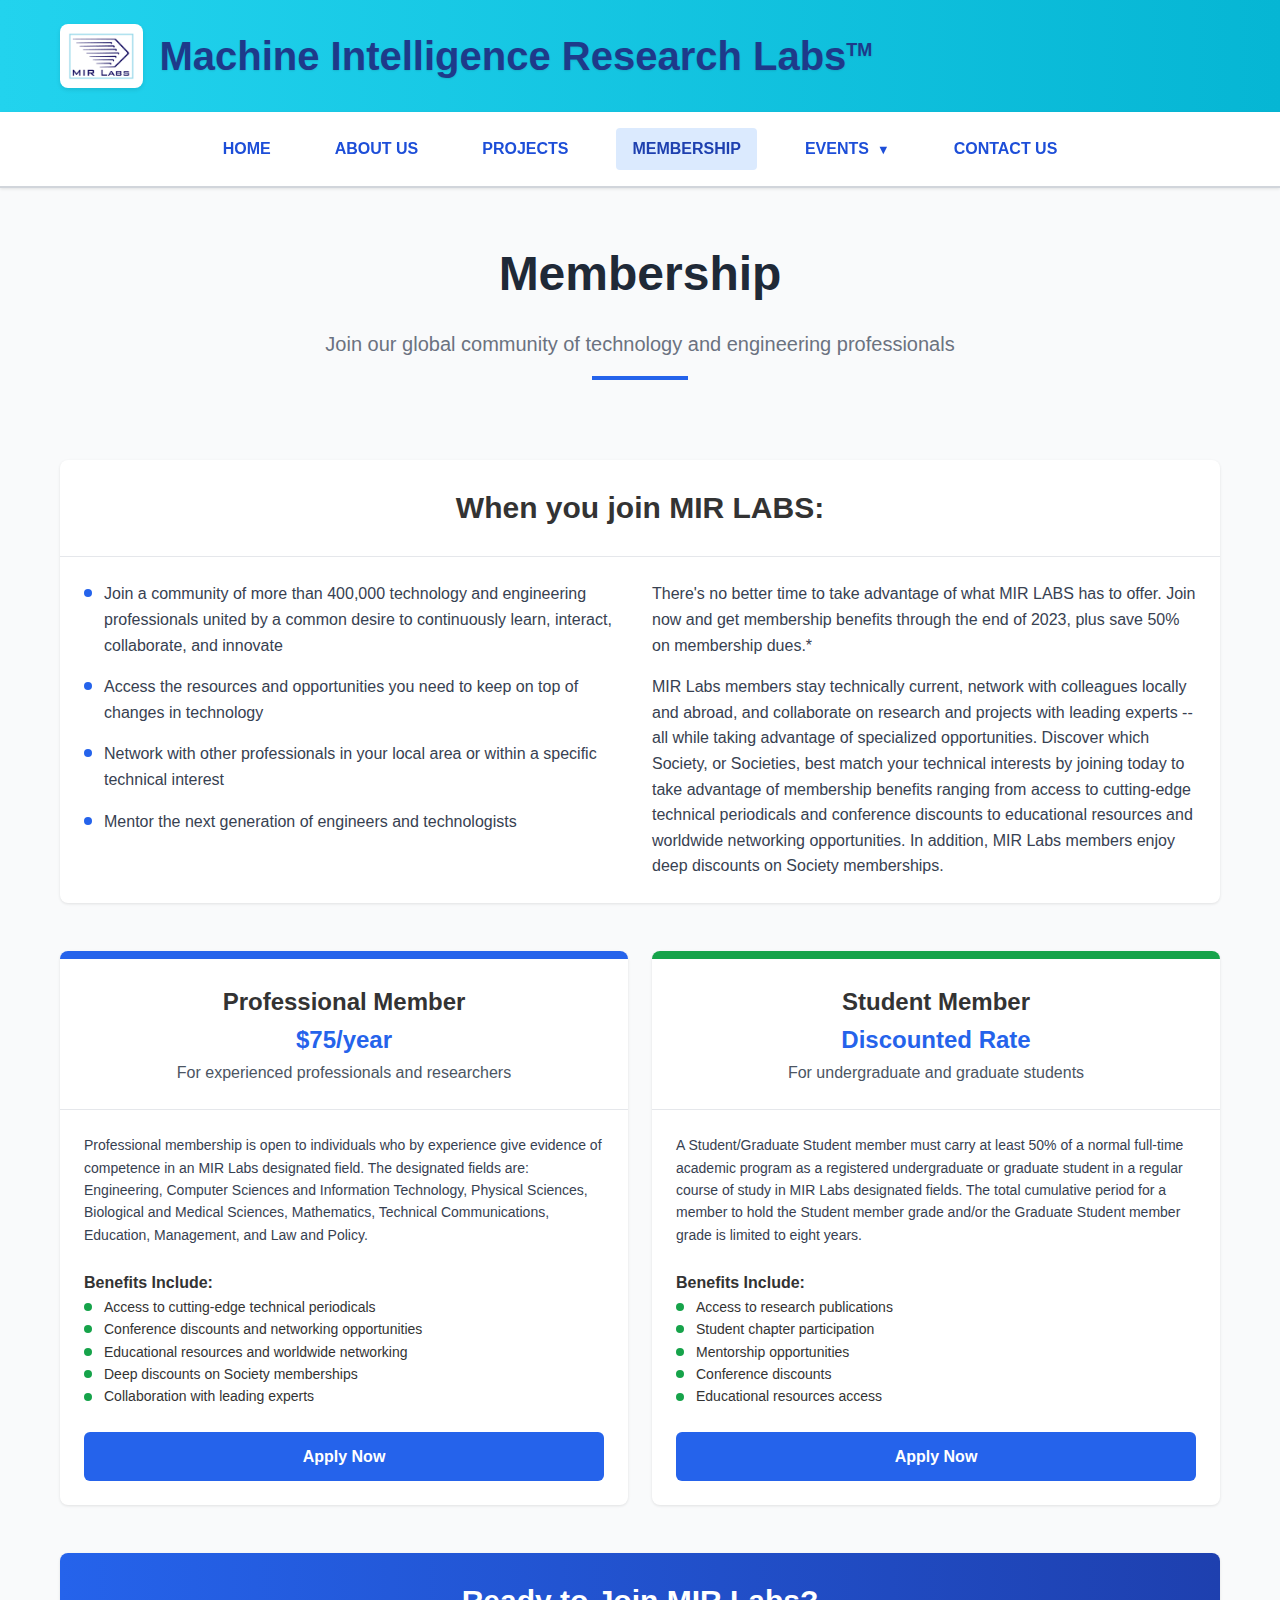
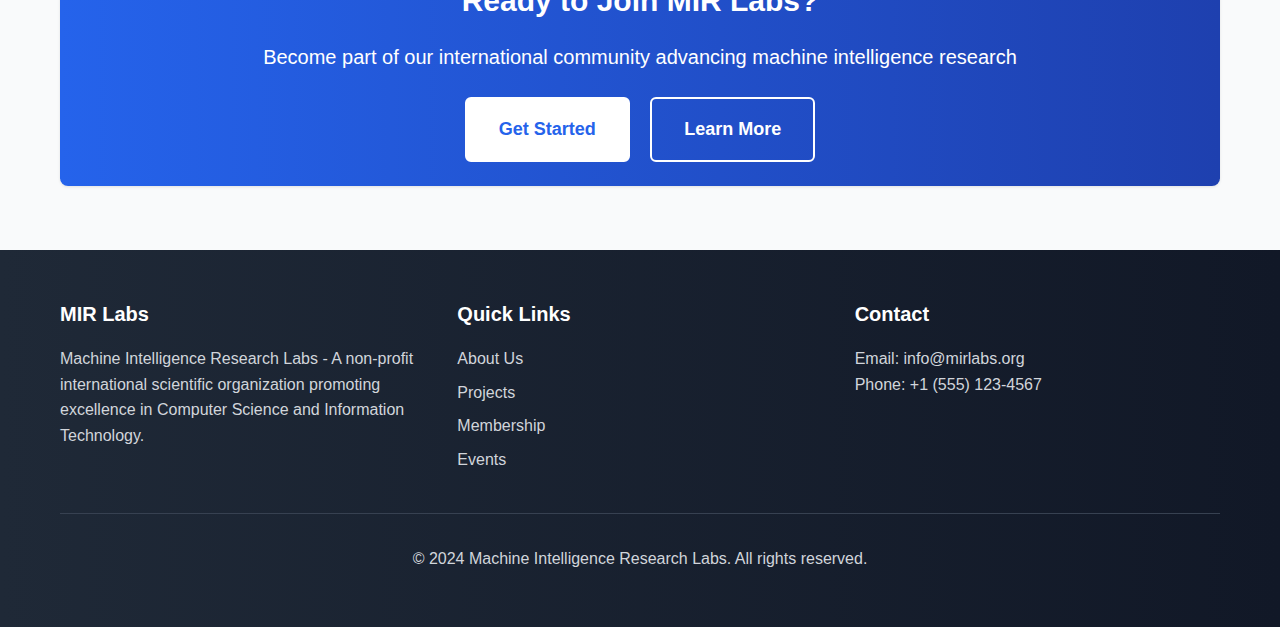
<file: raw/membership.html>
<!DOCTYPE html>
<html lang="en">
<head>
    <meta charset="UTF-8">
    <meta name="viewport" content="width=device-width, initial-scale=1.0">
    <title>Membership - MIR Labs</title>
    <link rel="stylesheet" href="styles.css">
</head>
<body>
    <!-- Header -->
    <header class="header">
        <div class="container">
            <div class="header-content">
                <img src="temp/MIRlabs.png" alt="MIR Labs Logo" class="logo">
                <h1>Machine Intelligence Research Labs<sup>TM</sup></h1>
            </div>
        </div>
    </header>

    <!-- Navigation -->
    <nav class="nav">
        <div class="container">
            <div class="nav-content">
                <a href="index.html" class="nav-item">HOME</a>
                <a href="about.html" class="nav-item">ABOUT US</a>
                <a href="projects.html" class="nav-item">PROJECTS</a>
                <a href="membership.html" class="nav-item active">MEMBERSHIP</a>
                <div class="dropdown">
                    <a href="#" class="nav-item dropdown-toggle">EVENTS</a>
                    <div class="dropdown-content">
                        <a href="conferences.html">Conferences</a>
                        <a href="journals.html">Journals</a>
                    </div>
                </div>
                <a href="contact.html" class="nav-item">CONTACT US</a>
            </div>
        </div>
    </nav>

    <!-- Main Content -->
    <main class="container">
        <!-- Page Header -->
        <div class="page-header">
            <h1>Membership</h1>
            <p>Join our global community of technology and engineering professionals</p>
            <div class="divider"></div>
        </div>

        <!-- When You Join MIR LABS -->
        <section class="card mb-12">
            <div class="card-header">
                <h2 class="text-3xl text-center">When you join MIR LABS:</h2>
            </div>
            <div class="card-content">
                <div class="grid grid-cols-2">
                    <div>
                        <ul class="text-gray-700">
                            <li class="flex items-start mb-4">
                                <span style="width: 8px; height: 8px; background-color: #2563eb; border-radius: 50%; margin-right: 12px; margin-top: 8px; flex-shrink: 0;"></span>
                                <span>
                                    Join a community of more than 400,000 technology and engineering professionals united by a common
                                    desire to continuously learn, interact, collaborate, and innovate
                                </span>
                            </li>
                            <li class="flex items-start mb-4">
                                <span style="width: 8px; height: 8px; background-color: #2563eb; border-radius: 50%; margin-right: 12px; margin-top: 8px; flex-shrink: 0;"></span>
                                <span>Access the resources and opportunities you need to keep on top of changes in technology</span>
                            </li>
                            <li class="flex items-start mb-4">
                                <span style="width: 8px; height: 8px; background-color: #2563eb; border-radius: 50%; margin-right: 12px; margin-top: 8px; flex-shrink: 0;"></span>
                                <span>
                                    Network with other professionals in your local area or within a specific technical interest
                                </span>
                            </li>
                            <li class="flex items-start mb-4">
                                <span style="width: 8px; height: 8px; background-color: #2563eb; border-radius: 50%; margin-right: 12px; margin-top: 8px; flex-shrink: 0;"></span>
                                <span>Mentor the next generation of engineers and technologists</span>
                            </li>
                        </ul>
                    </div>
                    <div>
                        <p class="text-gray-700 mb-4">
                            There's no better time to take advantage of what MIR LABS has to offer. Join now and get membership
                            benefits through the end of 2023, plus save 50% on membership dues.*
                        </p>
                        <p class="text-gray-700">
                            MIR Labs members stay technically current, network with colleagues locally and abroad, and collaborate
                            on research and projects with leading experts -- all while taking advantage of specialized
                            opportunities. Discover which Society, or Societies, best match your technical interests by joining
                            today to take advantage of membership benefits ranging from access to cutting-edge technical periodicals
                            and conference discounts to educational resources and worldwide networking opportunities. In addition,
                            MIR Labs members enjoy deep discounts on Society memberships.
                        </p>
                    </div>
                </div>
            </div>
        </section>

        <!-- Membership Types -->
        <section class="grid grid-cols-2 mb-12">
            <!-- Professional Member -->
            <div class="card" style="position: relative; overflow: hidden;">
                <div style="height: 8px; background-color: #2563eb;"></div>
                <div class="card-header text-center">
                    <h3 class="text-2xl mb-2">Professional Member</h3>
                    <div class="text-2xl font-bold text-blue-600 mb-2">$75/year</div>
                    <p class="text-gray-600">For experienced professionals and researchers</p>
                </div>
                <div class="card-content">
                    <p class="text-gray-700 text-sm mb-6">
                        Professional membership is open to individuals who by experience give evidence of competence in an MIR Labs
                        designated field. The designated fields are: Engineering, Computer Sciences and Information Technology,
                        Physical Sciences, Biological and Medical Sciences, Mathematics, Technical Communications, Education,
                        Management, and Law and Policy.
                    </p>

                    <h4 class="font-semibold mb-3">Benefits Include:</h4>
                    <ul class="mb-6">
                        <li class="flex items-center text-sm mb-2">
                            <span style="width: 8px; height: 8px; background-color: #16a34a; border-radius: 50%; margin-right: 12px;"></span>
                            Access to cutting-edge technical periodicals
                        </li>
                        <li class="flex items-center text-sm mb-2">
                            <span style="width: 8px; height: 8px; background-color: #16a34a; border-radius: 50%; margin-right: 12px;"></span>
                            Conference discounts and networking opportunities
                        </li>
                        <li class="flex items-center text-sm mb-2">
                            <span style="width: 8px; height: 8px; background-color: #16a34a; border-radius: 50%; margin-right: 12px;"></span>
                            Educational resources and worldwide networking
                        </li>
                        <li class="flex items-center text-sm mb-2">
                            <span style="width: 8px; height: 8px; background-color: #16a34a; border-radius: 50%; margin-right: 12px;"></span>
                            Deep discounts on Society memberships
                        </li>
                        <li class="flex items-center text-sm mb-2">
                            <span style="width: 8px; height: 8px; background-color: #16a34a; border-radius: 50%; margin-right: 12px;"></span>
                            Collaboration with leading experts
                        </li>
                    </ul>
                    <a href="contact.html" class="btn btn-primary" style="width: 100%; text-align: center;">Apply Now</a>
                </div>
            </div>

            <!-- Student Member -->
            <div class="card" style="position: relative; overflow: hidden;">
                <div style="height: 8px; background-color: #16a34a;"></div>
                <div class="card-header text-center">
                    <h3 class="text-2xl mb-2">Student Member</h3>
                    <div class="text-2xl font-bold text-blue-600 mb-2">Discounted Rate</div>
                    <p class="text-gray-600">For undergraduate and graduate students</p>
                </div>
                <div class="card-content">
                    <p class="text-gray-700 text-sm mb-6">
                        A Student/Graduate Student member must carry at least 50% of a normal full-time academic program as a
                        registered undergraduate or graduate student in a regular course of study in MIR Labs designated fields.
                        The total cumulative period for a member to hold the Student member grade and/or the Graduate Student
                        member grade is limited to eight years.
                    </p>

                    <h4 class="font-semibold mb-3">Benefits Include:</h4>
                    <ul class="mb-6">
                        <li class="flex items-center text-sm mb-2">
                            <span style="width: 8px; height: 8px; background-color: #16a34a; border-radius: 50%; margin-right: 12px;"></span>
                            Access to research publications
                        </li>
                        <li class="flex items-center text-sm mb-2">
                            <span style="width: 8px; height: 8px; background-color: #16a34a; border-radius: 50%; margin-right: 12px;"></span>
                            Student chapter participation
                        </li>
                        <li class="flex items-center text-sm mb-2">
                            <span style="width: 8px; height: 8px; background-color: #16a34a; border-radius: 50%; margin-right: 12px;"></span>
                            Mentorship opportunities
                        </li>
                        <li class="flex items-center text-sm mb-2">
                            <span style="width: 8px; height: 8px; background-color: #16a34a; border-radius: 50%; margin-right: 12px;"></span>
                            Conference discounts
                        </li>
                        <li class="flex items-center text-sm mb-2">
                            <span style="width: 8px; height: 8px; background-color: #16a34a; border-radius: 50%; margin-right: 12px;"></span>
                            Educational resources access
                        </li>
                    </ul>
                    <a href="contact.html" class="btn btn-primary" style="width: 100%; text-align: center;">Apply Now</a>
                </div>
            </div>
        </section>

        <!-- Call to Action -->
        <section class="card bg-gradient">
            <div class="card-content text-center">
                <h2 class="text-3xl font-bold mb-4">Ready to Join MIR Labs?</h2>
                <p class="text-xl mb-6">
                    Become part of our international community advancing machine intelligence research
                </p>
                <div>
                    <a href="contact.html" class="btn btn-secondary btn-large">Get Started</a>
                    <a href="about.html" class="btn btn-outline btn-large" style="margin-left: 16px;">Learn More</a>
                </div>
            </div>
        </section>
    </main>

    <!-- Footer -->
    <footer class="footer">
        <div class="container">
            <div class="footer-content">
                <div>
                    <h3>MIR Labs</h3>
                    <p>Machine Intelligence Research Labs - A non-profit international scientific organization promoting
                        excellence in Computer Science and Information Technology.</p>
                </div>
                <div>
                    <h3>Quick Links</h3>
                    <ul class="list-none">
                        <li><a href="about.html">About Us</a></li>
                        <li><a href="projects.html">Projects</a></li>
                        <li><a href="membership.html">Membership</a></li>
                        <li><a href="conferences.html">Events</a></li>
                    </ul>
                </div>
                <div>
                    <h3>Contact</h3>
                    <p>Email: info@mirlabs.org<br>
                    Phone: +1 (555) 123-4567</p>
                </div>
            </div>
            <div class="footer-bottom">
                <p>&copy; 2024 Machine Intelligence Research Labs. All rights reserved.</p>
            </div>
        </div>
    </footer>
</body>
</html>
</file>
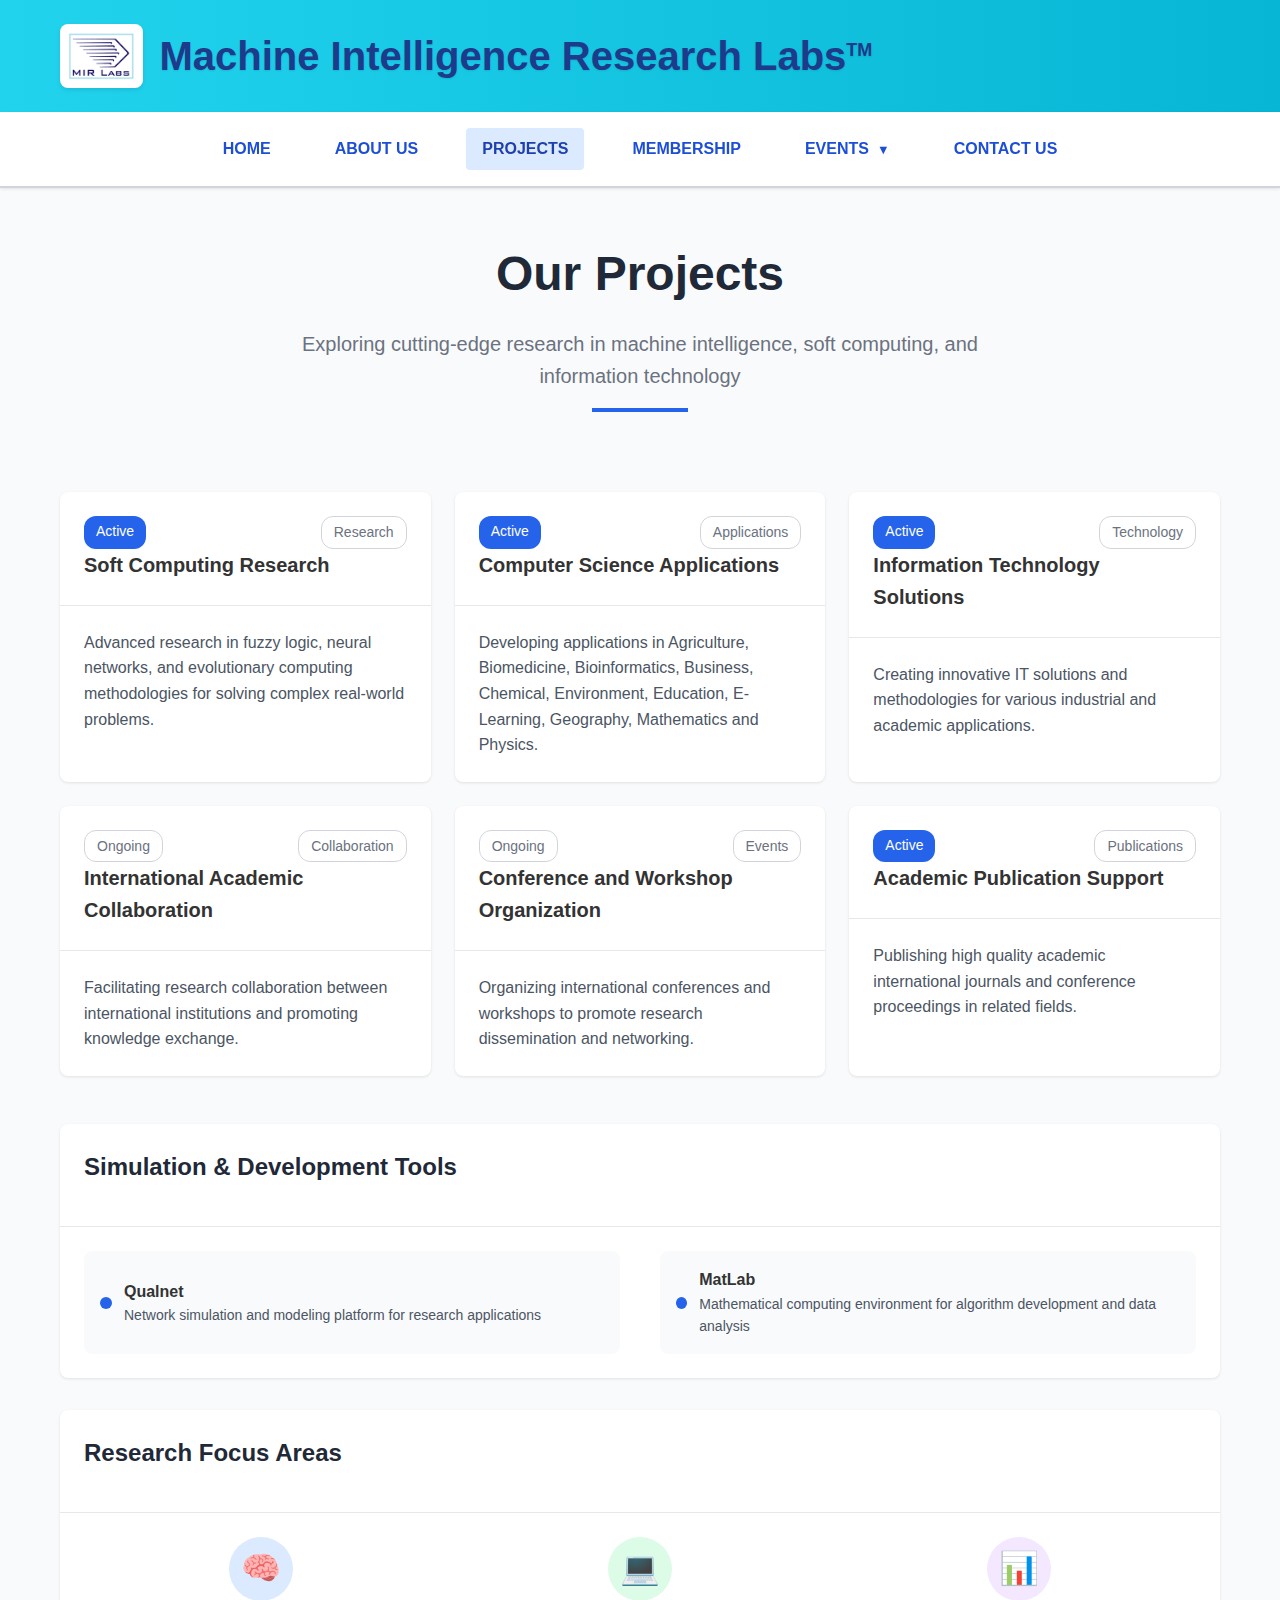
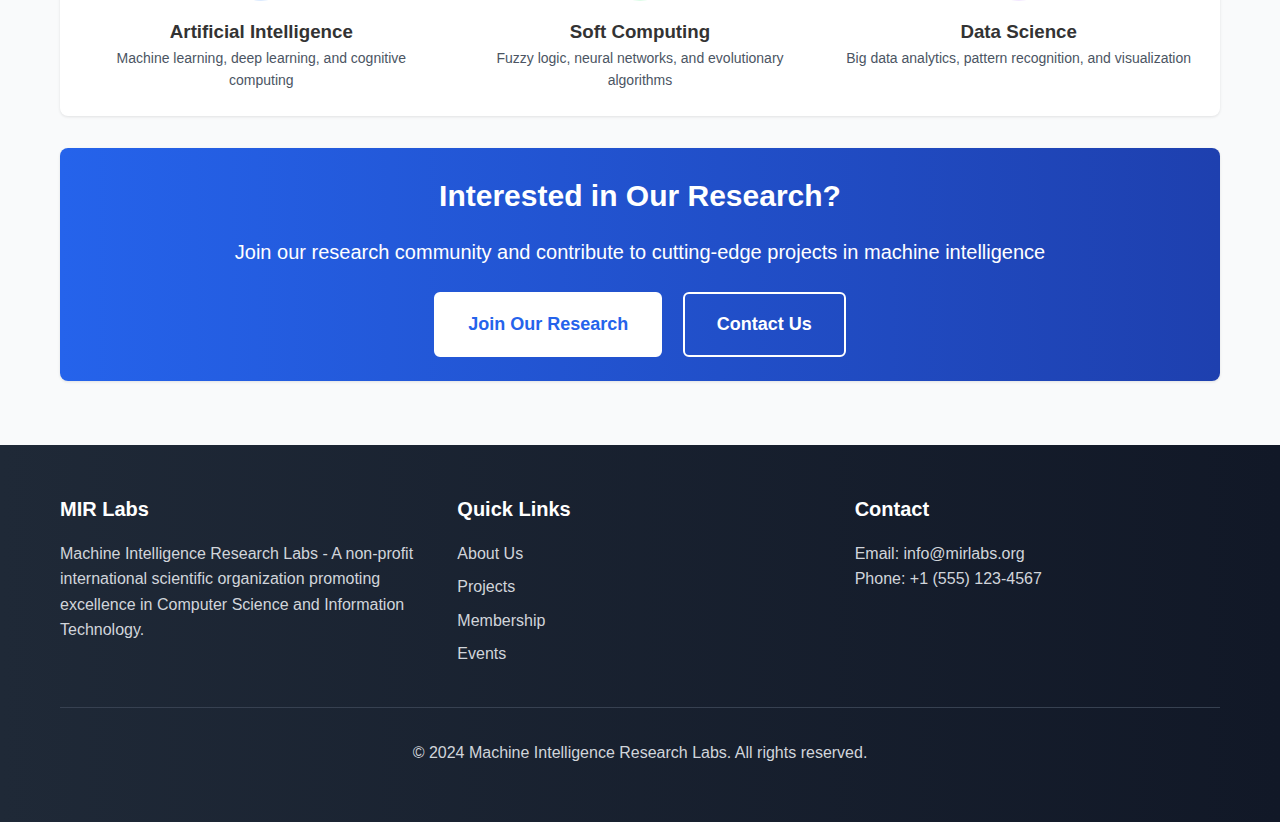
<file: raw/projects.html>
<!DOCTYPE html>
<html lang="en">
<head>
    <meta charset="UTF-8">
    <meta name="viewport" content="width=device-width, initial-scale=1.0">
    <title>Projects - MIR Labs</title>
    <link rel="stylesheet" href="styles.css">
</head>
<body>
    <!-- Header -->
    <header class="header">
        <div class="container">
            <div class="header-content">
                <img src="temp/MIRlabs.png" alt="MIR Labs Logo" class="logo">
                <h1>Machine Intelligence Research Labs<sup>TM</sup></h1>
            </div>
        </div>
    </header>

    <!-- Navigation -->
    <nav class="nav">
        <div class="container">
            <div class="nav-content">
                <a href="index.html" class="nav-item">HOME</a>
                <a href="about.html" class="nav-item">ABOUT US</a>
                <a href="projects.html" class="nav-item active">PROJECTS</a>
                <a href="membership.html" class="nav-item">MEMBERSHIP</a>
                <div class="dropdown">
                    <a href="#" class="nav-item dropdown-toggle">EVENTS</a>
                    <div class="dropdown-content">
                        <a href="conferences.html">Conferences</a>
                        <a href="journals.html">Journals</a>
                    </div>
                </div>
                <a href="contact.html" class="nav-item">CONTACT US</a>
            </div>
        </div>
    </nav>

    <!-- Main Content -->
    <main class="container">
        <!-- Page Header -->
        <div class="page-header">
            <h1>Our Projects</h1>
            <p>Exploring cutting-edge research in machine intelligence, soft computing, and information technology</p>
            <div class="divider"></div>
        </div>

        <!-- Projects Grid -->
        <section class="grid grid-cols-3 mb-12">
            <!-- Project 1 -->
            <div class="card">
                <div class="card-header">
                    <div class="flex justify-between items-start mb-2">
                        <span class="badge badge-primary">Active</span>
                        <span class="badge badge-outline">Research</span>
                    </div>
                    <h3 class="text-xl">Soft Computing Research</h3>
                </div>
                <div class="card-content">
                    <p class="text-gray-600">
                        Advanced research in fuzzy logic, neural networks, and evolutionary computing methodologies for solving complex real-world problems.
                    </p>
                </div>
            </div>

            <!-- Project 2 -->
            <div class="card">
                <div class="card-header">
                    <div class="flex justify-between items-start mb-2">
                        <span class="badge badge-primary">Active</span>
                        <span class="badge badge-outline">Applications</span>
                    </div>
                    <h3 class="text-xl">Computer Science Applications</h3>
                </div>
                <div class="card-content">
                    <p class="text-gray-600">
                        Developing applications in Agriculture, Biomedicine, Bioinformatics, Business, Chemical, Environment, Education, E-Learning, Geography, Mathematics and Physics.
                    </p>
                </div>
            </div>

            <!-- Project 3 -->
            <div class="card">
                <div class="card-header">
                    <div class="flex justify-between items-start mb-2">
                        <span class="badge badge-primary">Active</span>
                        <span class="badge badge-outline">Technology</span>
                    </div>
                    <h3 class="text-xl">Information Technology Solutions</h3>
                </div>
                <div class="card-content">
                    <p class="text-gray-600">
                        Creating innovative IT solutions and methodologies for various industrial and academic applications.
                    </p>
                </div>
            </div>

            <!-- Project 4 -->
            <div class="card">
                <div class="card-header">
                    <div class="flex justify-between items-start mb-2">
                        <span class="badge badge-outline">Ongoing</span>
                        <span class="badge badge-outline">Collaboration</span>
                    </div>
                    <h3 class="text-xl">International Academic Collaboration</h3>
                </div>
                <div class="card-content">
                    <p class="text-gray-600">
                        Facilitating research collaboration between international institutions and promoting knowledge exchange.
                    </p>
                </div>
            </div>

            <!-- Project 5 -->
            <div class="card">
                <div class="card-header">
                    <div class="flex justify-between items-start mb-2">
                        <span class="badge badge-outline">Ongoing</span>
                        <span class="badge badge-outline">Events</span>
                    </div>
                    <h3 class="text-xl">Conference and Workshop Organization</h3>
                </div>
                <div class="card-content">
                    <p class="text-gray-600">
                        Organizing international conferences and workshops to promote research dissemination and networking.
                    </p>
                </div>
            </div>

            <!-- Project 6 -->
            <div class="card">
                <div class="card-header">
                    <div class="flex justify-between items-start mb-2">
                        <span class="badge badge-primary">Active</span>
                        <span class="badge badge-outline">Publications</span>
                    </div>
                    <h3 class="text-xl">Academic Publication Support</h3>
                </div>
                <div class="card-content">
                    <p class="text-gray-600">
                        Publishing high quality academic international journals and conference proceedings in related fields.
                    </p>
                </div>
            </div>
        </section>

        <!-- Simulation Tools Section -->
        <section class="card mb-8">
            <div class="card-header">
                <h2 class="card-title">Simulation & Development Tools</h2>
            </div>
            <div class="card-content">
                <div class="grid grid-cols-2">
                    <div class="flex items-center p-4" style="background-color: #f9fafb; border-radius: 8px; margin-right: 8px;">
                        <div style="width: 12px; height: 12px; background-color: #2563eb; border-radius: 50%; margin-right: 12px;"></div>
                        <div>
                            <h4 class="font-semibold">Qualnet</h4>
                            <p class="text-sm text-gray-600">Network simulation and modeling platform for research applications</p>
                        </div>
                    </div>
                    <div class="flex items-center p-4" style="background-color: #f9fafb; border-radius: 8px; margin-left: 8px;">
                        <div style="width: 12px; height: 12px; background-color: #2563eb; border-radius: 50%; margin-right: 12px;"></div>
                        <div>
                            <h4 class="font-semibold">MatLab</h4>
                            <p class="text-sm text-gray-600">Mathematical computing environment for algorithm development and data analysis</p>
                        </div>
                    </div>
                </div>
            </div>
        </section>

        <!-- Research Areas -->
        <section class="card mb-8">
            <div class="card-header">
                <h2 class="card-title">Research Focus Areas</h2>
            </div>
            <div class="card-content">
                <div class="grid grid-cols-3">
                    <div class="text-center">
                        <div class="icon-circle blue">🧠</div>
                        <h3 class="font-semibold mb-2">Artificial Intelligence</h3>
                        <p class="text-sm text-gray-600">Machine learning, deep learning, and cognitive computing</p>
                    </div>
                    <div class="text-center">
                        <div class="icon-circle green">💻</div>
                        <h3 class="font-semibold mb-2">Soft Computing</h3>
                        <p class="text-sm text-gray-600">Fuzzy logic, neural networks, and evolutionary algorithms</p>
                    </div>
                    <div class="text-center">
                        <div class="icon-circle purple">📊</div>
                        <h3 class="font-semibold mb-2">Data Science</h3>
                        <p class="text-sm text-gray-600">Big data analytics, pattern recognition, and visualization</p>
                    </div>
                </div>
            </div>
        </section>

        <!-- Call to Action -->
        <section class="card bg-gradient">
            <div class="card-content text-center">
                <h2 class="text-3xl font-bold mb-4">Interested in Our Research?</h2>
                <p class="text-xl mb-6">
                    Join our research community and contribute to cutting-edge projects in machine intelligence
                </p>
                <div>
                    <a href="membership.html" class="btn btn-secondary btn-large">Join Our Research</a>
                    <a href="contact.html" class="btn btn-outline btn-large" style="margin-left: 16px;">Contact Us</a>
                </div>
            </div>
        </section>
    </main>

    <!-- Footer -->
    <footer class="footer">
        <div class="container">
            <div class="footer-content">
                <div>
                    <h3>MIR Labs</h3>
                    <p>Machine Intelligence Research Labs - A non-profit international scientific organization promoting
                        excellence in Computer Science and Information Technology.</p>
                </div>
                <div>
                    <h3>Quick Links</h3>
                    <ul class="list-none">
                        <li><a href="about.html">About Us</a></li>
                        <li><a href="projects.html">Projects</a></li>
                        <li><a href="membership.html">Membership</a></li>
                        <li><a href="conferences.html">Events</a></li>
                    </ul>
                </div>
                <div>
                    <h3>Contact</h3>
                    <p>Email: info@mirlabs.org<br>
                    Phone: +1 (555) 123-4567</p>
                </div>
            </div>
            <div class="footer-bottom">
                <p>&copy; 2024 Machine Intelligence Research Labs. All rights reserved.</p>
            </div>
        </div>
    </footer>
</body>
</html>
</file>
<file: styles.css>
/* Reset and Base Styles */
* {
  margin: 0;
  padding: 0;
  box-sizing: border-box;
}

body {
  font-family: "Arial", sans-serif;
  line-height: 1.6;
  color: #333;
  background-color: #f9fafb;
}

.container {
  max-width: 1200px;
  margin: 0 auto;
  padding: 0 20px;
}

/* Header Styles */
.header {
  background: linear-gradient(to right, #22d3ee, #06b6d4);
  padding: 24px 0;
  box-shadow: 0 4px 6px rgba(0, 0, 0, 0.1);
}

.header-content {
  display: flex;
  align-items: center;
  gap: 16px;
}

.logo {
  height: 64px;
  width: auto;
  background: white;
  padding: 8px;
  border-radius: 8px;
  box-shadow: 0 2px 4px rgba(0, 0, 0, 0.1);
}

.header h1 {
  font-size: 2.5rem;
  font-weight: bold;
  color: #1e3a8a;
  text-shadow: 0 1px 2px rgba(0, 0, 0, 0.1);
}

.header sup {
  font-size: 1.125rem;
}

/* Navigation Styles */
.nav {
  background: white;
  border-bottom: 2px solid #d1d5db;
  box-shadow: 0 1px 3px rgba(0, 0, 0, 0.1);
  position: sticky;
  top: 0;
  z-index: 50;
}

.nav-content {
  display: flex;
  justify-content: center;
  align-items: center;
  padding: 16px 0;
  gap: 32px;
  flex-wrap: wrap;
}

.nav-item {
  color: #1d4ed8;
  text-decoration: none;
  font-weight: 600;
  padding: 8px 16px;
  border-radius: 4px;
  transition: all 0.2s;
  position: relative;
}

.nav-item:hover {
  color: #1e40af;
  background-color: #dbeafe;
  transform: scale(1.05);
}

.nav-item.active {
  background-color: #dbeafe;
  color: #1e40af;
}

/* Dropdown Styles */
.dropdown {
  position: relative;
  display: inline-block;
}

.dropdown-content {
  display: none;
  position: absolute;
  background-color: white;
  min-width: 150px;
  box-shadow: 0 8px 16px rgba(0, 0, 0, 0.1);
  border-radius: 8px;
  border: 1px solid #e5e7eb;
  z-index: 1;
  top: 100%;
  left: 0;
  margin-top: 4px;
}

.dropdown:hover .dropdown-content {
  display: block;
}

.dropdown-content a {
  color: #1d4ed8;
  padding: 12px 16px;
  text-decoration: none;
  display: block;
  transition: background-color 0.2s;
}

.dropdown-content a:hover {
  background-color: #dbeafe;
}

.dropdown-toggle::after {
  content: "▼";
  font-size: 0.8em;
  margin-left: 8px;
}

/* Card Styles */
.card {
  background: white;
  border-radius: 8px;
  box-shadow: 0 1px 3px rgba(0, 0, 0, 0.1);
  overflow: hidden;
  transition: box-shadow 0.3s;
}

.card:hover {
  box-shadow: 0 4px 6px rgba(0, 0, 0, 0.1);
}

.card-header {
  padding: 24px;
  border-bottom: 1px solid #e5e7eb;
}

.card-content {
  padding: 24px;
}

.card-title {
  font-size: 1.5rem;
  font-weight: bold;
  color: #1f2937;
  margin-bottom: 16px;
}

/* Grid Layouts */
.grid {
  display: grid;
  gap: 24px;
}

.grid-cols-1 {
  grid-template-columns: 1fr;
}
.grid-cols-2 {
  grid-template-columns: repeat(2, 1fr);
}
.grid-cols-3 {
  grid-template-columns: repeat(3, 1fr);
}

@media (max-width: 768px) {
  .grid-cols-2,
  .grid-cols-3 {
    grid-template-columns: 1fr;
  }
}

/* Hero Section */
.hero {
  background: linear-gradient(to right, #2563eb, #1e40af);
  color: white;
  text-align: center;
  padding: 64px 0;
  border-radius: 8px;
  margin-bottom: 32px;
}

.hero h1 {
  font-size: 3rem;
  font-weight: bold;
  margin-bottom: 24px;
}

.hero p {
  font-size: 1.25rem;
  margin-bottom: 32px;
  max-width: 768px;
  margin-left: auto;
  margin-right: auto;
}

/* Button Styles */
.btn {
  display: inline-block;
  padding: 12px 24px;
  border-radius: 6px;
  text-decoration: none;
  font-weight: 600;
  transition: all 0.2s;
  border: none;
  cursor: pointer;
  font-size: 1rem;
}

.btn-primary {
  background-color: #2563eb;
  color: white;
}

.btn-primary:hover {
  background-color: #1d4ed8;
}

.btn-secondary {
  background-color: white;
  color: #2563eb;
  border: 2px solid white;
}

.btn-secondary:hover {
  background-color: #f3f4f6;
}

.btn-outline {
  background-color: transparent;
  color: white;
  border: 2px solid white;
}

.btn-outline:hover {
  background-color: white;
  color: #2563eb;
}

.btn-large {
  padding: 16px 32px;
  font-size: 1.125rem;
}

/* Badge Styles */
.badge {
  display: inline-block;
  padding: 4px 12px;
  border-radius: 12px;
  font-size: 0.875rem;
  font-weight: 500;
}

.badge-primary {
  background-color: #2563eb;
  color: white;
}

.badge-secondary {
  background-color: #6b7280;
  color: white;
}

.badge-outline {
  background-color: transparent;
  color: #6b7280;
  border: 1px solid #d1d5db;
}

/* Page Header */
.page-header {
  text-align: center;
  padding: 48px 0;
  margin-bottom: 32px;
}

.page-header h1 {
  font-size: 3rem;
  font-weight: bold;
  color: #1f2937;
  margin-bottom: 16px;
}

.page-header p {
  font-size: 1.25rem;
  color: #6b7280;
  max-width: 768px;
  margin: 0 auto 16px;
}

.page-header .divider {
  width: 96px;
  height: 4px;
  background-color: #2563eb;
  margin: 0 auto;
}

/* Icon Circles */
.icon-circle {
  width: 64px;
  height: 64px;
  border-radius: 50%;
  display: flex;
  align-items: center;
  justify-content: center;
  margin: 0 auto 16px;
  font-size: 2rem;
}

.icon-circle.blue {
  background-color: #dbeafe;
}
.icon-circle.green {
  background-color: #dcfce7;
}
.icon-circle.purple {
  background-color: #f3e8ff;
}
.icon-circle.orange {
  background-color: #fed7aa;
}

/* Footer */
.footer {
  background: linear-gradient(to right, #1f2937, #111827);
  color: white;
  padding: 48px 0;
  margin-top: 64px;
}

.footer-content {
  display: grid;
  grid-template-columns: repeat(auto-fit, minmax(250px, 1fr));
  gap: 32px;
  margin-bottom: 32px;
}

.footer h3 {
  font-size: 1.25rem;
  font-weight: bold;
  margin-bottom: 16px;
}

.footer p,
.footer li {
  color: #d1d5db;
  margin-bottom: 8px;
}

.footer a {
  color: #d1d5db;
  text-decoration: none;
  transition: color 0.2s;
}

.footer a:hover {
  color: white;
}

.footer-bottom {
  border-top: 1px solid #374151;
  padding-top: 32px;
  text-align: center;
  color: #9ca3af;
}

/* Utility Classes */
.text-center {
  text-align: center;
}
.text-left {
  text-align: left;
}
.text-right {
  text-align: right;
}

.mb-4 {
  margin-bottom: 16px;
}
.mb-6 {
  margin-bottom: 24px;
}
.mb-8 {
  margin-bottom: 32px;
}
.mb-12 {
  margin-bottom: 48px;
}

.mt-4 {
  margin-top: 16px;
}
.mt-6 {
  margin-top: 24px;
}
.mt-8 {
  margin-top: 32px;
}

.p-4 {
  padding: 16px;
}
.p-6 {
  padding: 24px;
}
.p-8 {
  padding: 32px;
}

.text-sm {
  font-size: 0.875rem;
}
.text-lg {
  font-size: 1.125rem;
}
.text-xl {
  font-size: 1.25rem;
}
.text-2xl {
  font-size: 1.5rem;
}
.text-3xl {
  font-size: 1.875rem;
}

.font-bold {
  font-weight: bold;
}
.font-semibold {
  font-weight: 600;
}

.text-gray-600 {
  color: #4b5563;
}
.text-gray-700 {
  color: #374151;
}
.text-gray-800 {
  color: #1f2937;
}
.text-blue-600 {
  color: #2563eb;
}
.text-green-600 {
  color: #16a34a;
}

.bg-gradient {
  background: linear-gradient(to right, #2563eb, #1e40af);
  color: white;
}

.bg-gradient-green {
  background: linear-gradient(to right, #16a34a, #15803d);
  color: white;
}

/* Responsive Design */
@media (max-width: 768px) {
  .header h1 {
    font-size: 1.5rem;
  }

  .hero h1 {
    font-size: 2rem;
  }

  .page-header h1 {
    font-size: 2rem;
  }

  .nav-content {
    justify-content: center;
    gap: 16px;
  }

  .hero {
    padding: 32px 0;
  }

  .hero p {
    font-size: 1rem;
  }
}

/* Form Styles */
.form-group {
  margin-bottom: 16px;
}

.form-label {
  display: block;
  font-weight: 600;
  color: #374151;
  margin-bottom: 4px;
}

.form-input,
.form-textarea {
  width: 100%;
  padding: 12px;
  border: 1px solid #d1d5db;
  border-radius: 6px;
  font-size: 1rem;
  transition: border-color 0.2s;
}

.form-input:focus,
.form-textarea:focus {
  outline: none;
  border-color: #2563eb;
  box-shadow: 0 0 0 3px rgba(37, 99, 235, 0.1);
}

.form-textarea {
  resize: vertical;
  min-height: 120px;
}

/* List Styles */
.list-none {
  list-style: none;
}

.list-disc {
  list-style-type: disc;
  padding-left: 20px;
}

/* Flexbox Utilities */
.flex {
  display: flex;
}

.flex-wrap {
  flex-wrap: wrap;
}

.items-center {
  align-items: center;
}

.justify-center {
  justify-content: center;
}

.justify-between {
  justify-content: space-between;
}

.gap-2 {
  gap: 8px;
}
.gap-4 {
  gap: 16px;
}
.gap-6 {
  gap: 24px;
}
.gap-8 {
  gap: 32px;
}

/* Special Highlight */
.highlight-text {
  color: #16a34a;
  font-weight: 600;
  font-size: 1.125rem;
  text-align: center;
  padding: 16px 0;
}
</file>
<file: raw/styles.css>
/* Reset and Base Styles */
* {
  margin: 0;
  padding: 0;
  box-sizing: border-box;
}

body {
  font-family: "Arial", sans-serif;
  line-height: 1.6;
  color: #333;
  background-color: #f9fafb;
}

.container {
  max-width: 1200px;
  margin: 0 auto;
  padding: 0 20px;
}

/* Header Styles */
.header {
  background: linear-gradient(to right, #22d3ee, #06b6d4);
  padding: 24px 0;
  box-shadow: 0 4px 6px rgba(0, 0, 0, 0.1);
}

.header-content {
  display: flex;
  align-items: center;
  gap: 16px;
}

.logo {
  height: 64px;
  width: auto;
  background: white;
  padding: 8px;
  border-radius: 8px;
  box-shadow: 0 2px 4px rgba(0, 0, 0, 0.1);
}

.header h1 {
  font-size: 2.5rem;
  font-weight: bold;
  color: #1e3a8a;
  text-shadow: 0 1px 2px rgba(0, 0, 0, 0.1);
}

.header sup {
  font-size: 1.125rem;
}

/* Navigation Styles */
.nav {
  background: white;
  border-bottom: 2px solid #d1d5db;
  box-shadow: 0 1px 3px rgba(0, 0, 0, 0.1);
  position: sticky;
  top: 0;
  z-index: 50;
}

.nav-content {
  display: flex;
  justify-content: center;
  align-items: center;
  padding: 16px 0;
  gap: 32px;
  flex-wrap: wrap;
}

.nav-item {
  color: #1d4ed8;
  text-decoration: none;
  font-weight: 600;
  padding: 8px 16px;
  border-radius: 4px;
  transition: all 0.2s;
  position: relative;
}

.nav-item:hover {
  color: #1e40af;
  background-color: #dbeafe;
  transform: scale(1.05);
}

.nav-item.active {
  background-color: #dbeafe;
  color: #1e40af;
}

/* Dropdown Styles */
.dropdown {
  position: relative;
  display: inline-block;
}

.dropdown-content {
  display: none;
  position: absolute;
  background-color: white;
  min-width: 150px;
  box-shadow: 0 8px 16px rgba(0, 0, 0, 0.1);
  border-radius: 8px;
  border: 1px solid #e5e7eb;
  z-index: 1;
  top: 100%;
  left: 0;
  margin-top: 4px;
}

.dropdown:hover .dropdown-content {
  display: block;
}

.dropdown-content a {
  color: #1d4ed8;
  padding: 12px 16px;
  text-decoration: none;
  display: block;
  transition: background-color 0.2s;
}

.dropdown-content a:hover {
  background-color: #dbeafe;
}

.dropdown-toggle::after {
  content: "▼";
  font-size: 0.8em;
  margin-left: 8px;
}

/* Card Styles */
.card {
  background: white;
  border-radius: 8px;
  box-shadow: 0 1px 3px rgba(0, 0, 0, 0.1);
  overflow: hidden;
  transition: box-shadow 0.3s;
}

.card:hover {
  box-shadow: 0 4px 6px rgba(0, 0, 0, 0.1);
}

.card-header {
  padding: 24px;
  border-bottom: 1px solid #e5e7eb;
}

.card-content {
  padding: 24px;
}

.card-title {
  font-size: 1.5rem;
  font-weight: bold;
  color: #1f2937;
  margin-bottom: 16px;
}

/* Grid Layouts */
.grid {
  display: grid;
  gap: 24px;
}

.grid-cols-1 {
  grid-template-columns: 1fr;
}
.grid-cols-2 {
  grid-template-columns: repeat(2, 1fr);
}
.grid-cols-3 {
  grid-template-columns: repeat(3, 1fr);
}

@media (max-width: 768px) {
  .grid-cols-2,
  .grid-cols-3 {
    grid-template-columns: 1fr;
  }
}

/* Hero Section */
.hero {
  background: linear-gradient(to right, #2563eb, #1e40af);
  color: white;
  text-align: center;
  padding: 64px 0;
  border-radius: 8px;
  margin-bottom: 32px;
}

.hero h1 {
  font-size: 3rem;
  font-weight: bold;
  margin-bottom: 24px;
}

.hero p {
  font-size: 1.25rem;
  margin-bottom: 32px;
  max-width: 768px;
  margin-left: auto;
  margin-right: auto;
}

/* Button Styles */
.btn {
  display: inline-block;
  padding: 12px 24px;
  border-radius: 6px;
  text-decoration: none;
  font-weight: 600;
  transition: all 0.2s;
  border: none;
  cursor: pointer;
  font-size: 1rem;
}

.btn-primary {
  background-color: #2563eb;
  color: white;
}

.btn-primary:hover {
  background-color: #1d4ed8;
}

.btn-secondary {
  background-color: white;
  color: #2563eb;
  border: 2px solid white;
}

.btn-secondary:hover {
  background-color: #f3f4f6;
}

.btn-outline {
  background-color: transparent;
  color: white;
  border: 2px solid white;
}

.btn-outline:hover {
  background-color: white;
  color: #2563eb;
}

.btn-large {
  padding: 16px 32px;
  font-size: 1.125rem;
}

/* Badge Styles */
.badge {
  display: inline-block;
  padding: 4px 12px;
  border-radius: 12px;
  font-size: 0.875rem;
  font-weight: 500;
}

.badge-primary {
  background-color: #2563eb;
  color: white;
}

.badge-secondary {
  background-color: #6b7280;
  color: white;
}

.badge-outline {
  background-color: transparent;
  color: #6b7280;
  border: 1px solid #d1d5db;
}

/* Page Header */
.page-header {
  text-align: center;
  padding: 48px 0;
  margin-bottom: 32px;
}

.page-header h1 {
  font-size: 3rem;
  font-weight: bold;
  color: #1f2937;
  margin-bottom: 16px;
}

.page-header p {
  font-size: 1.25rem;
  color: #6b7280;
  max-width: 768px;
  margin: 0 auto 16px;
}

.page-header .divider {
  width: 96px;
  height: 4px;
  background-color: #2563eb;
  margin: 0 auto;
}

/* Icon Circles */
.icon-circle {
  width: 64px;
  height: 64px;
  border-radius: 50%;
  display: flex;
  align-items: center;
  justify-content: center;
  margin: 0 auto 16px;
  font-size: 2rem;
}

.icon-circle.blue {
  background-color: #dbeafe;
}
.icon-circle.green {
  background-color: #dcfce7;
}
.icon-circle.purple {
  background-color: #f3e8ff;
}
.icon-circle.orange {
  background-color: #fed7aa;
}

/* Footer */
.footer {
  background: linear-gradient(to right, #1f2937, #111827);
  color: white;
  padding: 48px 0;
  margin-top: 64px;
}

.footer-content {
  display: grid;
  grid-template-columns: repeat(auto-fit, minmax(250px, 1fr));
  gap: 32px;
  margin-bottom: 32px;
}

.footer h3 {
  font-size: 1.25rem;
  font-weight: bold;
  margin-bottom: 16px;
}

.footer p,
.footer li {
  color: #d1d5db;
  margin-bottom: 8px;
}

.footer a {
  color: #d1d5db;
  text-decoration: none;
  transition: color 0.2s;
}

.footer a:hover {
  color: white;
}

.footer-bottom {
  border-top: 1px solid #374151;
  padding-top: 32px;
  text-align: center;
  color: #9ca3af;
}

/* Utility Classes */
.text-center {
  text-align: center;
}
.text-left {
  text-align: left;
}
.text-right {
  text-align: right;
}

.mb-4 {
  margin-bottom: 16px;
}
.mb-6 {
  margin-bottom: 24px;
}
.mb-8 {
  margin-bottom: 32px;
}
.mb-12 {
  margin-bottom: 48px;
}

.mt-4 {
  margin-top: 16px;
}
.mt-6 {
  margin-top: 24px;
}
.mt-8 {
  margin-top: 32px;
}

.p-4 {
  padding: 16px;
}
.p-6 {
  padding: 24px;
}
.p-8 {
  padding: 32px;
}

.text-sm {
  font-size: 0.875rem;
}
.text-lg {
  font-size: 1.125rem;
}
.text-xl {
  font-size: 1.25rem;
}
.text-2xl {
  font-size: 1.5rem;
}
.text-3xl {
  font-size: 1.875rem;
}

.font-bold {
  font-weight: bold;
}
.font-semibold {
  font-weight: 600;
}

.text-gray-600 {
  color: #4b5563;
}
.text-gray-700 {
  color: #374151;
}
.text-gray-800 {
  color: #1f2937;
}
.text-blue-600 {
  color: #2563eb;
}
.text-green-600 {
  color: #16a34a;
}

.bg-gradient {
  background: linear-gradient(to right, #2563eb, #1e40af);
  color: white;
}

.bg-gradient-green {
  background: linear-gradient(to right, #16a34a, #15803d);
  color: white;
}

/* Responsive Design */
@media (max-width: 768px) {
  .header h1 {
    font-size: 1.5rem;
  }

  .hero h1 {
    font-size: 2rem;
  }

  .page-header h1 {
    font-size: 2rem;
  }

  .nav-content {
    justify-content: center;
    gap: 16px;
  }

  .hero {
    padding: 32px 0;
  }

  .hero p {
    font-size: 1rem;
  }
}

/* Form Styles */
.form-group {
  margin-bottom: 16px;
}

.form-label {
  display: block;
  font-weight: 600;
  color: #374151;
  margin-bottom: 4px;
}

.form-input,
.form-textarea {
  width: 100%;
  padding: 12px;
  border: 1px solid #d1d5db;
  border-radius: 6px;
  font-size: 1rem;
  transition: border-color 0.2s;
}

.form-input:focus,
.form-textarea:focus {
  outline: none;
  border-color: #2563eb;
  box-shadow: 0 0 0 3px rgba(37, 99, 235, 0.1);
}

.form-textarea {
  resize: vertical;
  min-height: 120px;
}

/* List Styles */
.list-none {
  list-style: none;
}

.list-disc {
  list-style-type: disc;
  padding-left: 20px;
}

/* Flexbox Utilities */
.flex {
  display: flex;
}

.flex-wrap {
  flex-wrap: wrap;
}

.items-center {
  align-items: center;
}

.justify-center {
  justify-content: center;
}

.justify-between {
  justify-content: space-between;
}

.gap-2 {
  gap: 8px;
}
.gap-4 {
  gap: 16px;
}
.gap-6 {
  gap: 24px;
}
.gap-8 {
  gap: 32px;
}

/* Special Highlight */
.highlight-text {
  color: #16a34a;
  font-weight: 600;
  font-size: 1.125rem;
  text-align: center;
  padding: 16px 0;
}
</file>
